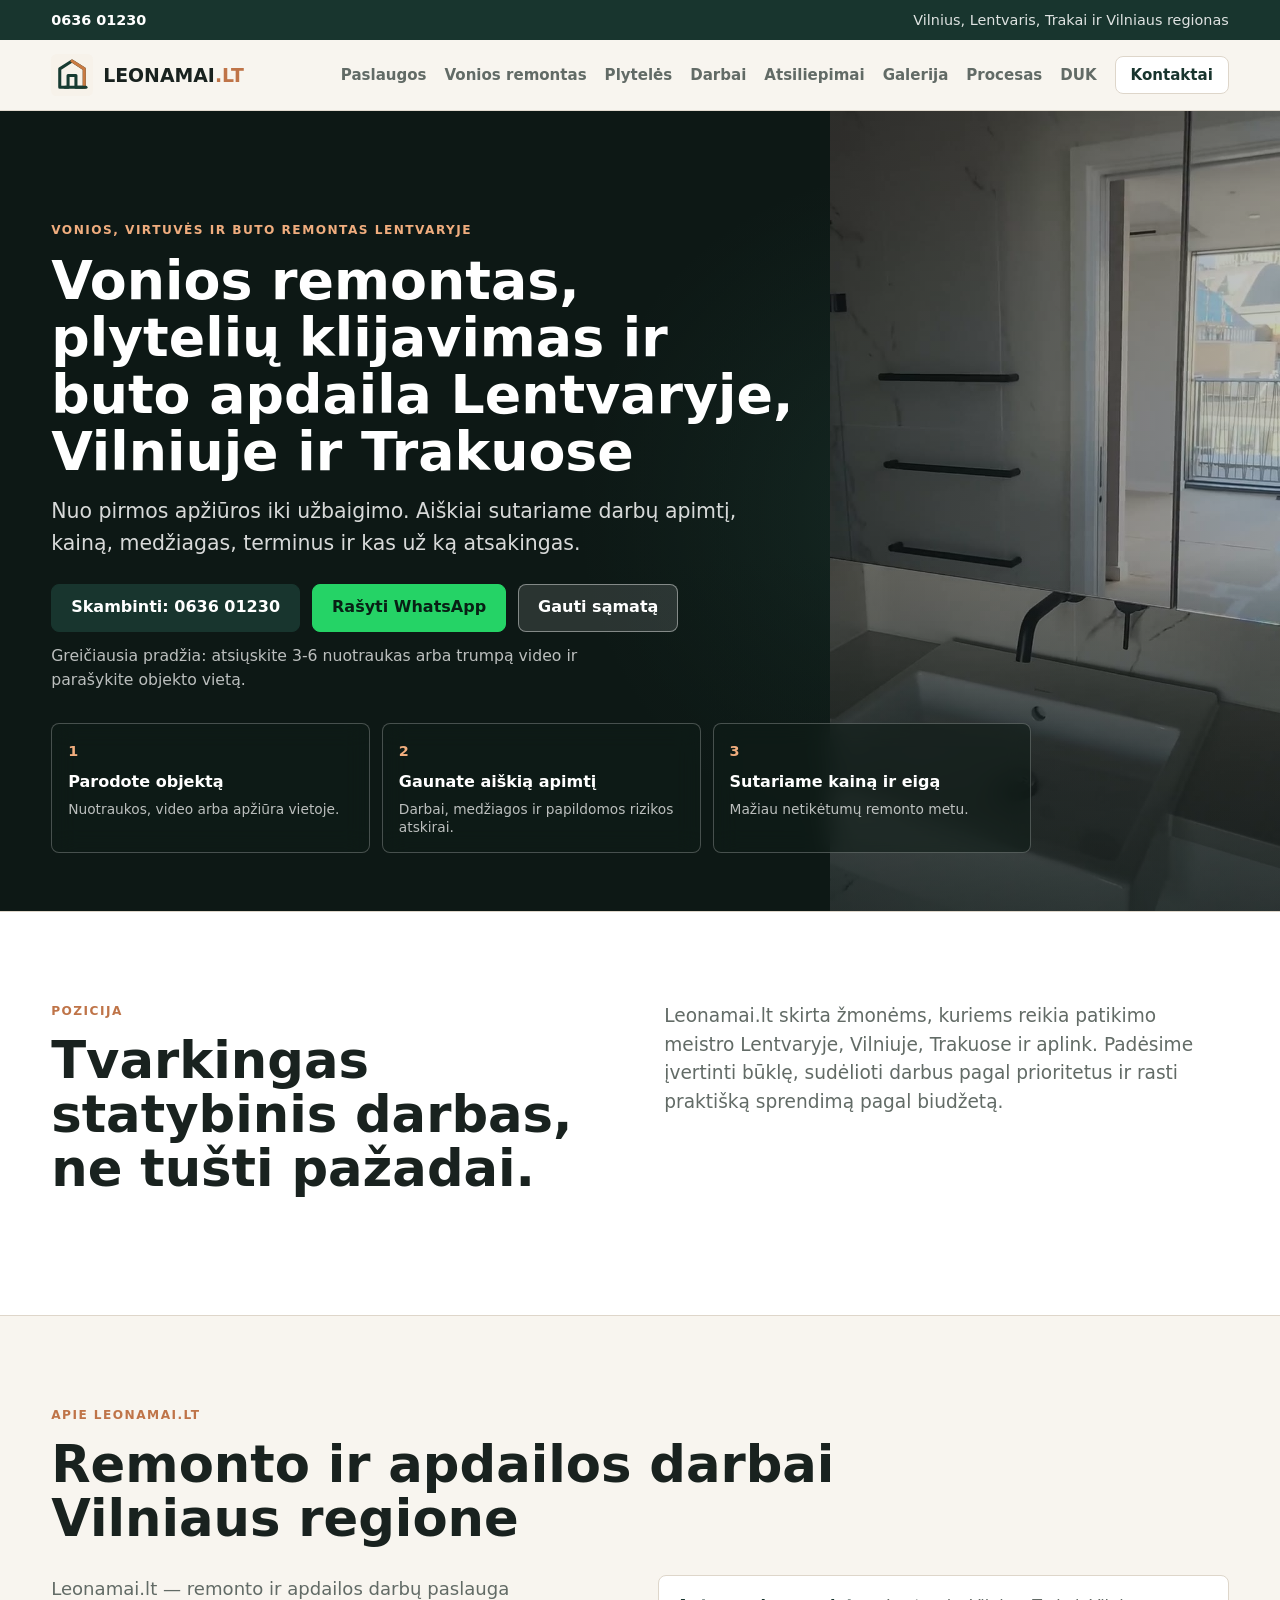
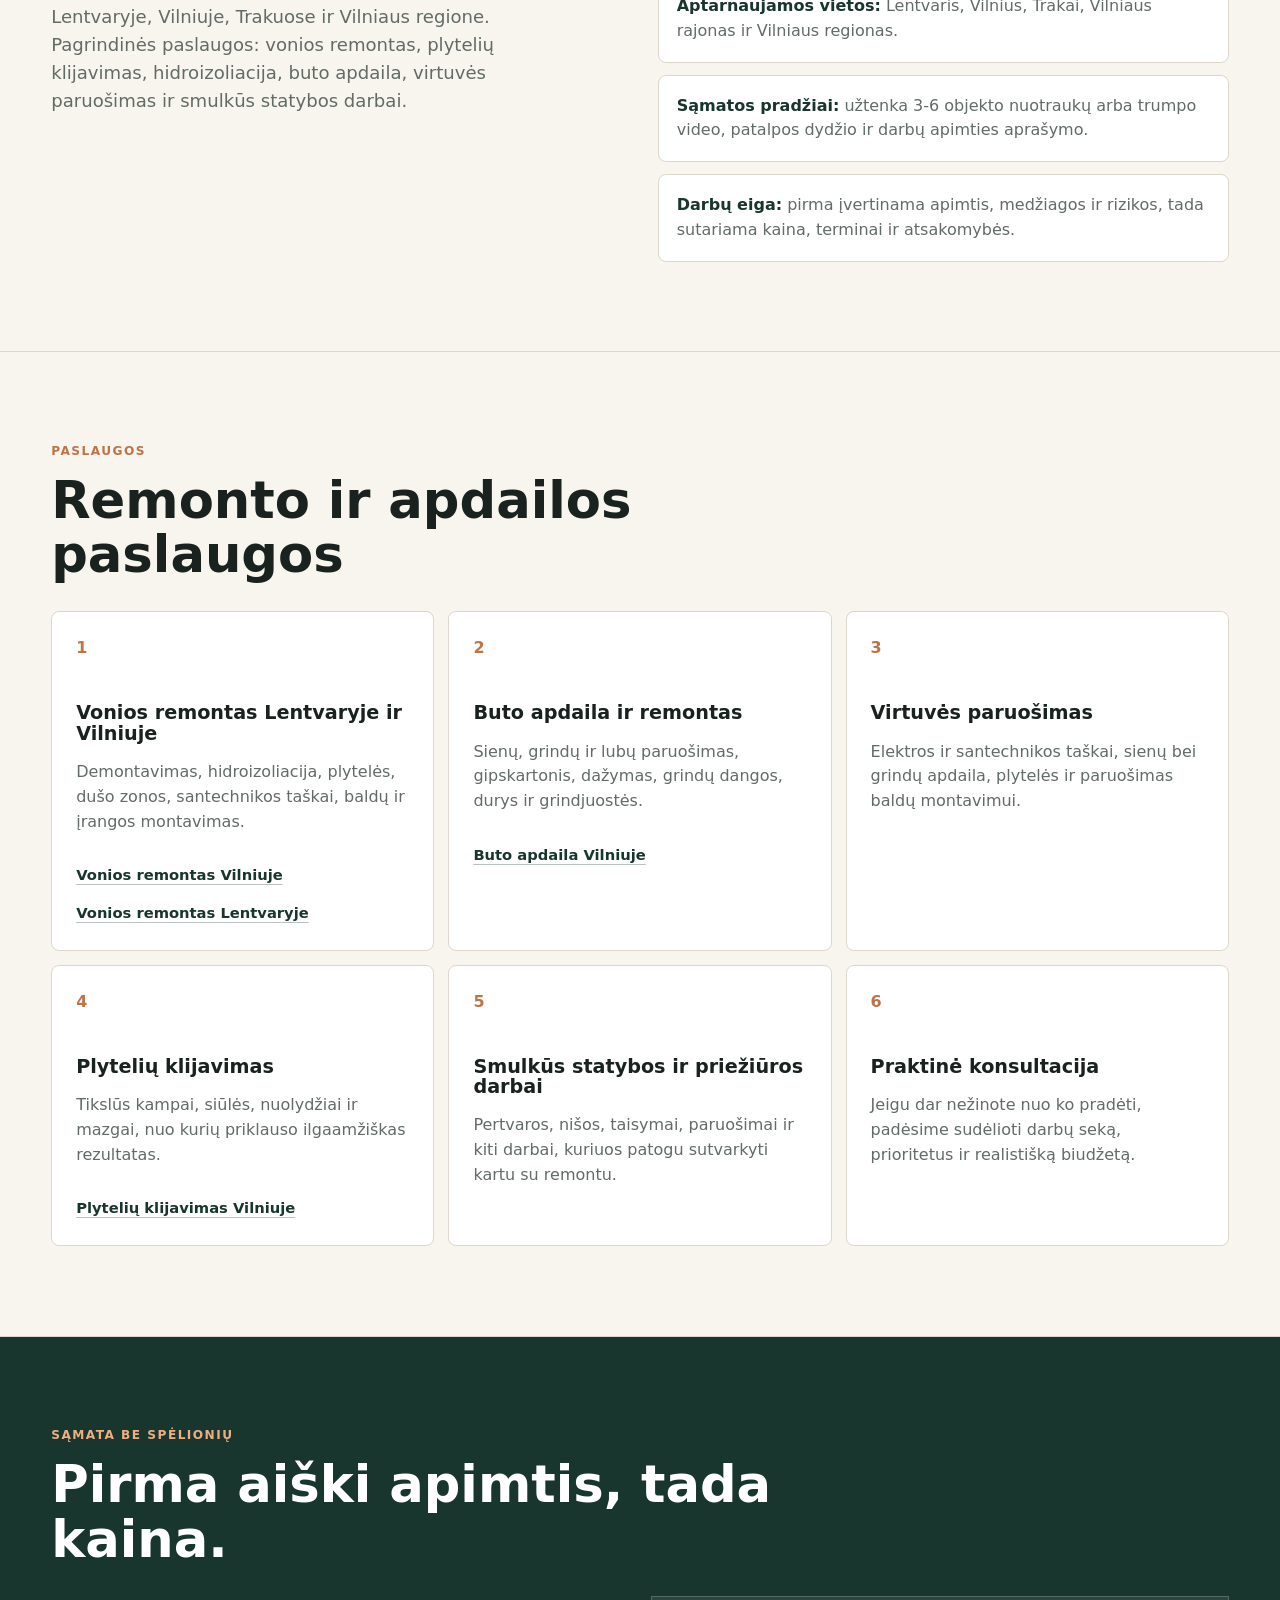
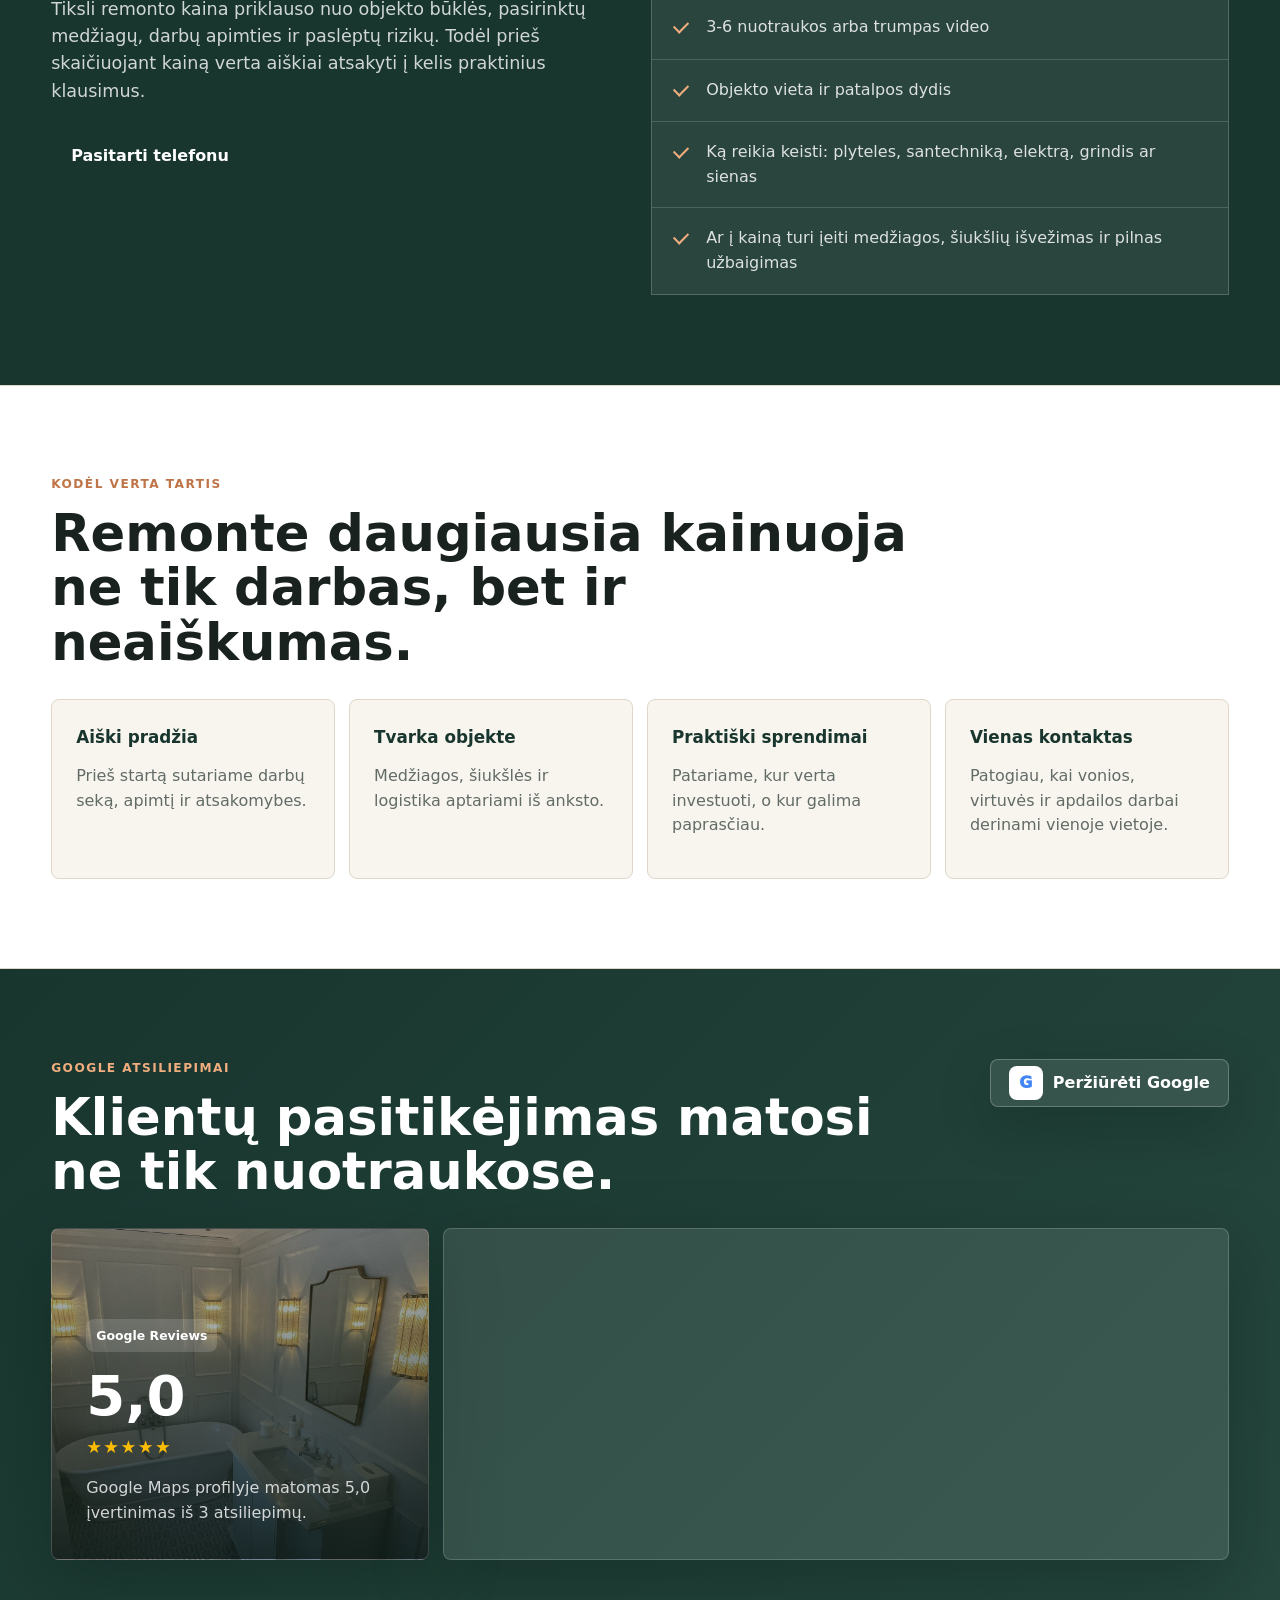
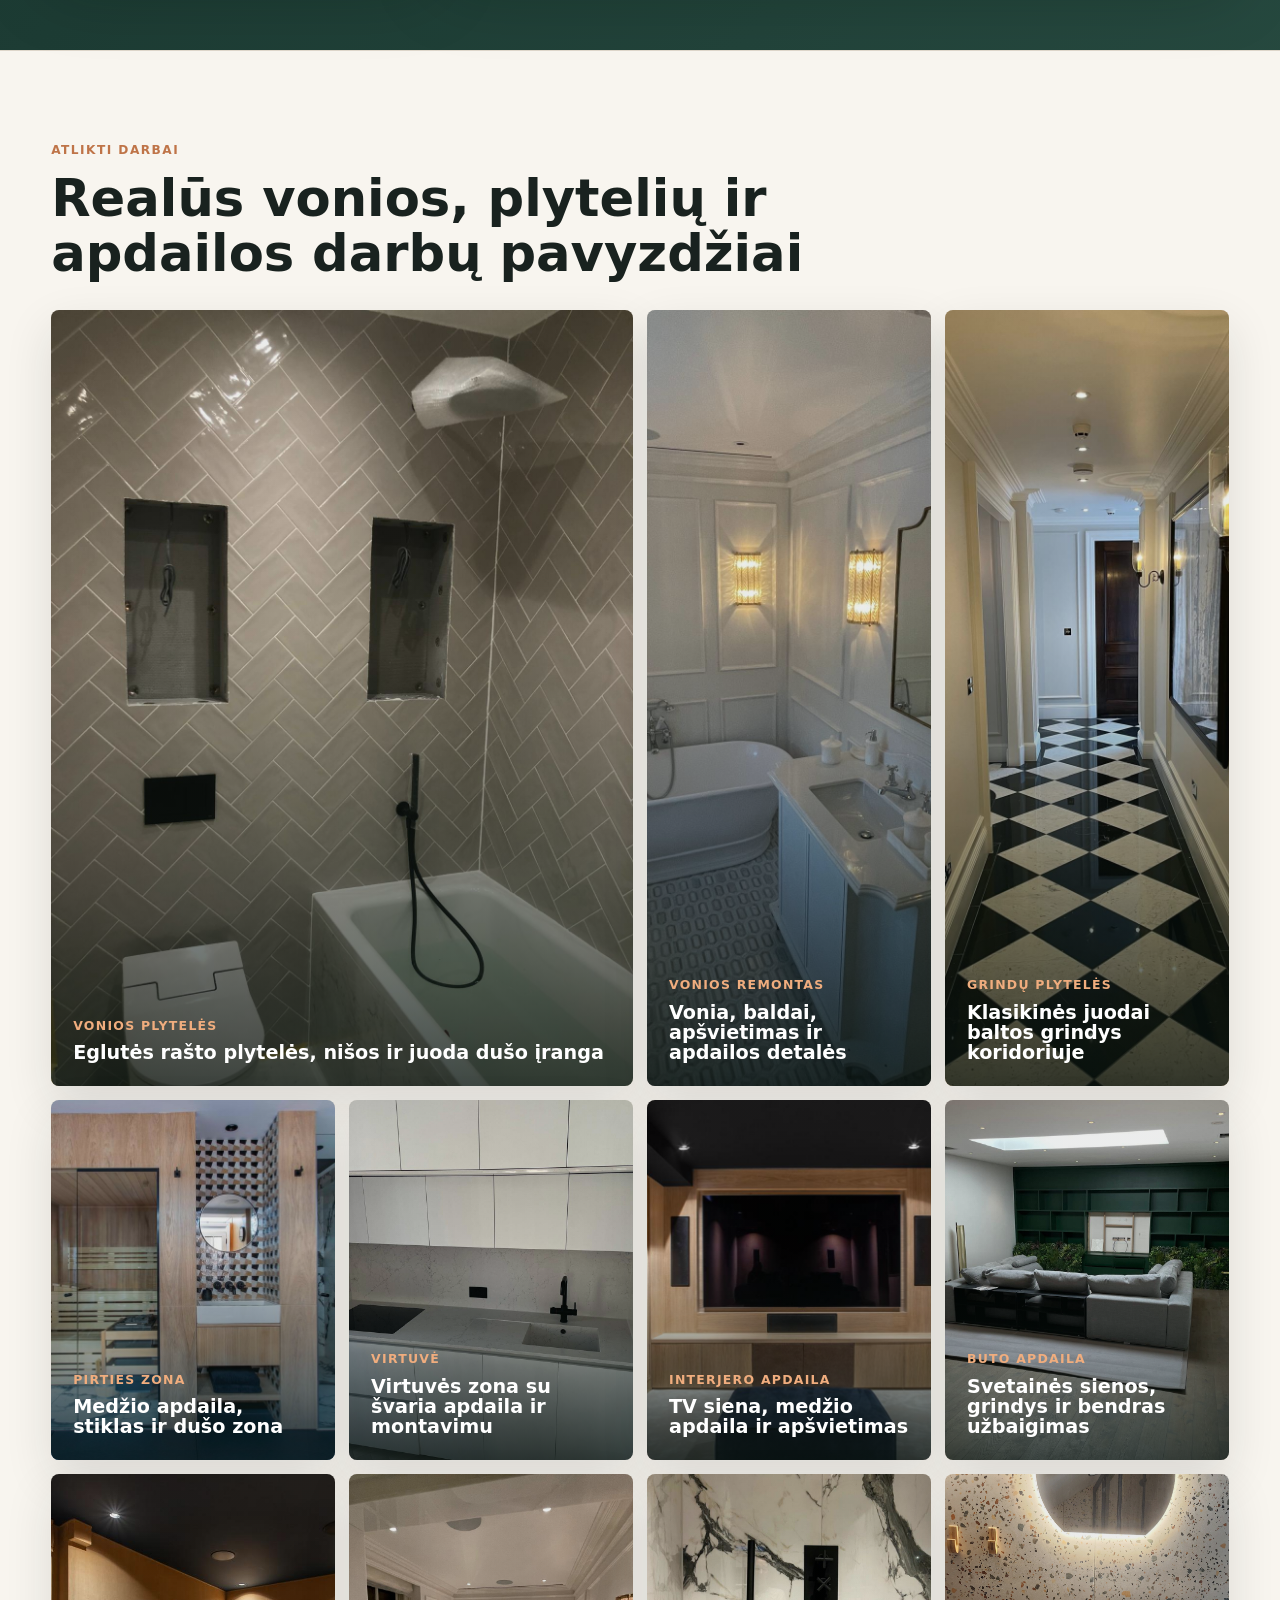
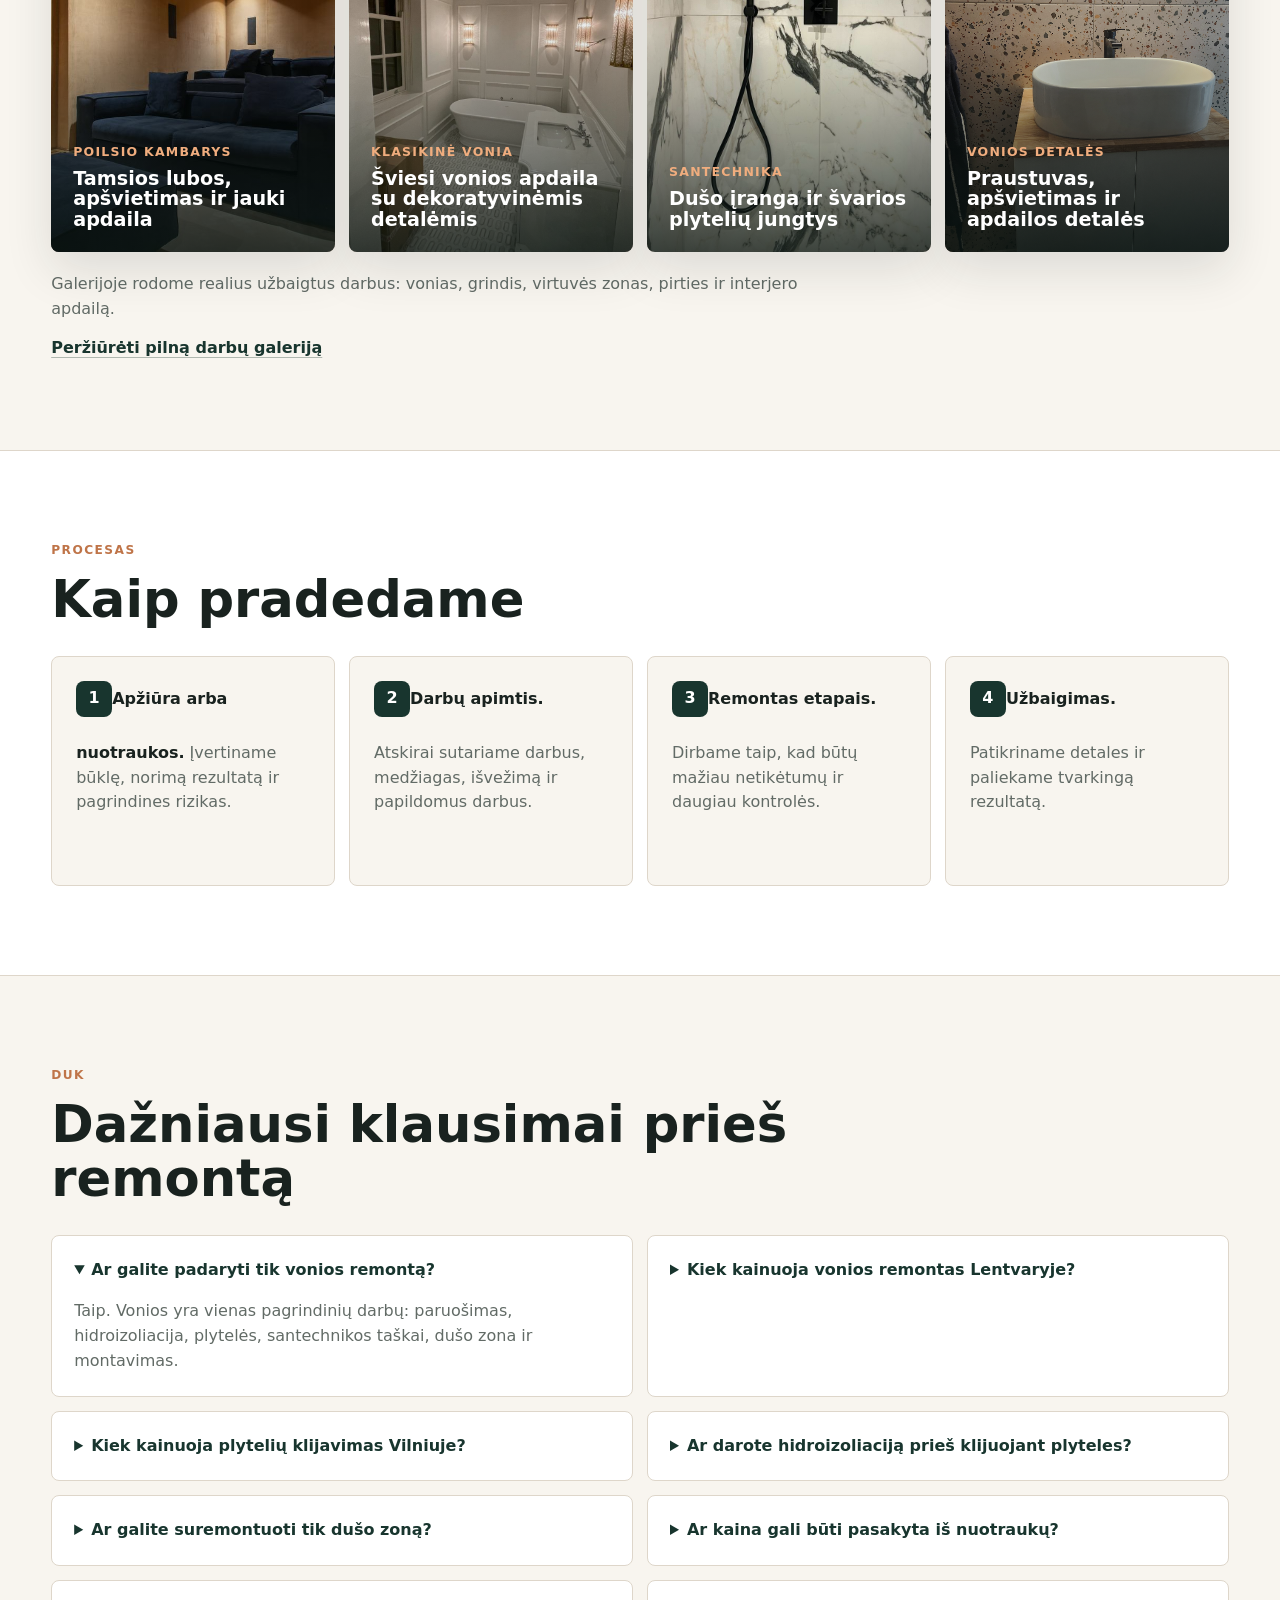
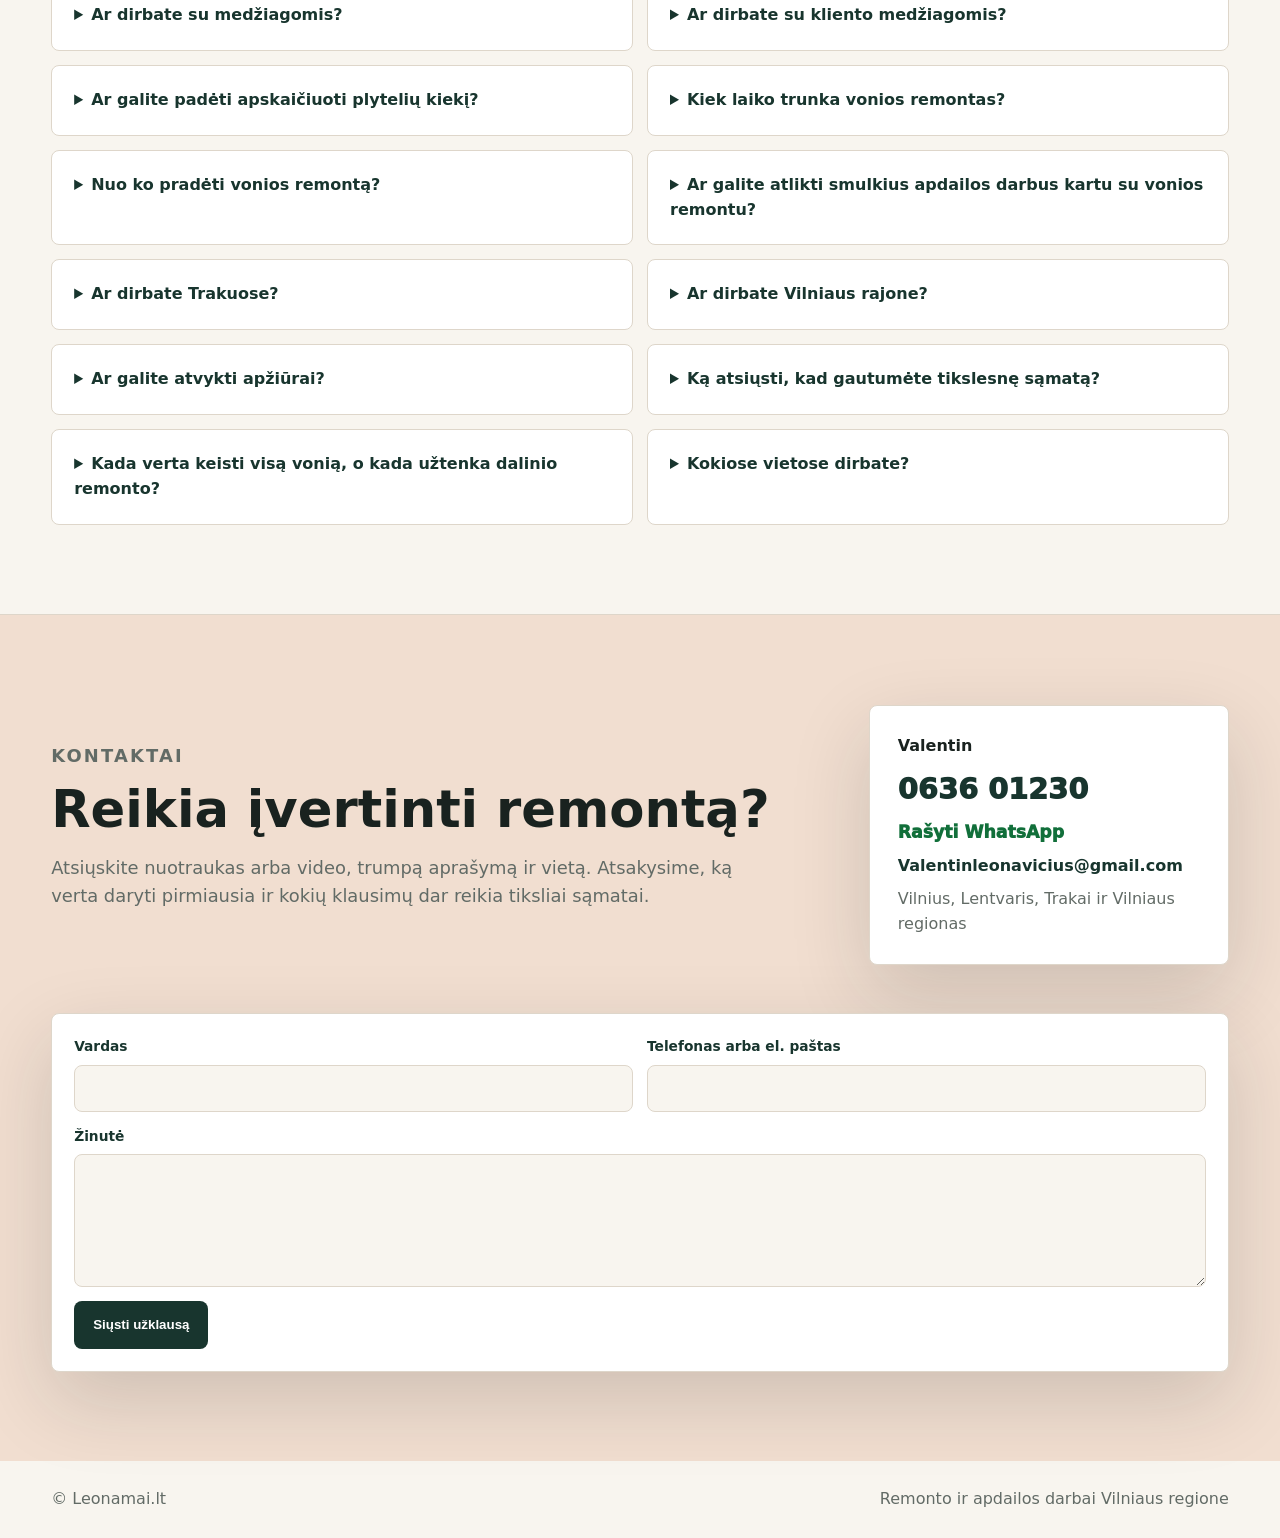
<file: index.html>
<!doctype html>
<html lang="lt">
<head>
  <meta charset="utf-8" />
  <meta name="viewport" content="width=device-width, initial-scale=1" />
  <title>Vonios remontas Lentvaryje, Vilniuje ir Trakuose | Leonamai</title>
  <meta name="description" content="Vonios remontas, plytelių klijavimas, buto ir virtuvės apdaila Lentvaryje, Vilniuje, Trakuose ir Vilniaus regione. Aiški darbų apimtis, sąmata ir tvarkingas užbaigimas." />
  <meta name="robots" content="index, follow, max-image-preview:large" />
  <meta name="author" content="Leonamai" />
  <meta name="theme-color" content="#111111" />
  <link rel="canonical" href="https://leonamai.lt/" />
  <link rel="icon" href="assets/leonamai-logo.svg" type="image/svg+xml" />
  <meta property="og:type" content="website" />
  <meta property="og:locale" content="lt_LT" />
  <meta property="og:site_name" content="Leonamai" />
  <meta property="og:title" content="Vonios remontas Lentvaryje, Vilniuje ir Trakuose | Leonamai" />
  <meta property="og:description" content="Vonios, virtuvės ir buto remonto darbai: plytelės, hidroizoliacija, gipskartonis, dažymas, grindjuostės ir smulkūs statybos darbai." />
  <meta property="og:url" content="https://leonamai.lt/" />
  <meta property="og:image" content="https://leonamai.lt/assets/project-classic-bathroom.jpg" />
  <meta property="og:image:alt" content="Leonamai atliktas vonios remontas" />
  <meta name="twitter:card" content="summary_large_image" />
  <meta name="twitter:title" content="Vonios remontas Lentvaryje, Vilniuje ir Trakuose | Leonamai" />
  <meta name="twitter:description" content="Tvarkingi remonto ir apdailos darbai Lentvaryje, Vilniuje, Trakuose ir Vilniaus regione." />
  <meta name="twitter:image" content="https://leonamai.lt/assets/project-classic-bathroom.jpg" />
  <link rel="stylesheet" href="styles.css" />
  <script type="application/ld+json">
  {
    "@context": "https://schema.org",
    "@graph": [
      {
        "@type": "HomeAndConstructionBusiness",
        "@id": "https://leonamai.lt/#business",
        "name": "Leonamai",
        "url": "https://leonamai.lt/",
        "image": "https://leonamai.lt/assets/project-classic-bathroom.jpg",
        "logo": "https://leonamai.lt/assets/leonamai-logo.svg",
        "telephone": "+37063601230",
        "priceRange": "$$",
        "description": "Leonamai atlieka vonios remontą, plytelių klijavimą, hidroizoliaciją, gipskartonio montavimą, dažymą, buto apdailą ir smulkius statybos darbus Lentvaryje, Vilniuje, Trakuose ir Vilniaus regione.",
        "address": {
          "@type": "PostalAddress",
          "addressLocality": "Lentvaris",
          "addressRegion": "Vilniaus apskritis",
          "addressCountry": "LT"
        },
        "areaServed": [
          { "@type": "City", "name": "Lentvaris" },
          { "@type": "City", "name": "Vilnius" },
          { "@type": "City", "name": "Trakai" },
          { "@type": "AdministrativeArea", "name": "Vilniaus rajonas" },
          { "@type": "AdministrativeArea", "name": "Vilniaus regionas" }
        ],
        "knowsAbout": [
          "Vonios remontas",
          "Plytelių klijavimas",
          "Hidroizoliacija",
          "Buto apdaila",
          "Virtuvės paruošimas",
          "Smulkūs statybos darbai"
        ],
        "sameAs": [
          "https://www.facebook.com/valentin.leonavicius"
        ]
      },
      {
        "@type": "Service",
        "@id": "https://leonamai.lt/#bathroom-renovation-service",
        "name": "Vonios remontas, plytelių klijavimas ir buto apdaila",
        "provider": { "@id": "https://leonamai.lt/#business" },
        "areaServed": [
          "Lentvaris",
          "Vilnius",
          "Trakai",
          "Vilniaus rajonas",
          "Vilniaus regionas"
        ],
        "serviceType": [
          "Vonios remontas",
          "Plytelių klijavimas",
          "Hidroizoliacija",
          "Gipskartonio montavimas",
          "Dažymas",
          "Buto apdaila",
          "Virtuvės paruošimas",
          "Smulkūs statybos darbai"
        ],
        "description": "Remonto ir apdailos paslaugos Lentvaryje, Vilniuje, Trakuose ir Vilniaus regione. Orientacinei sąmatai pakanka 3-6 objekto nuotraukų arba trumpo video, patalpos dydžio ir darbų apimties aprašymo."
      },
      {
        "@type": "BreadcrumbList",
        "@id": "https://leonamai.lt/#breadcrumbs",
        "itemListElement": [
          {
            "@type": "ListItem",
            "position": 1,
            "name": "Leonamai.lt",
            "item": "https://leonamai.lt/"
          }
        ]
      }
    ]
  }
  </script>
  <script type="application/ld+json">
  {
    "@context": "https://schema.org",
    "@type": "FAQPage",
    "mainEntity": [
      {
        "@type": "Question",
        "name": "Ar galite padaryti tik vonios remontą?",
        "acceptedAnswer": {
          "@type": "Answer",
          "text": "Taip. Leonamai atlieka vonios paruošimą, hidroizoliaciją, plytelių klijavimą, santechnikos taškų paruošimą, dušo zonos įrengimą ir montavimo darbus."
        }
      },
      {
        "@type": "Question",
        "name": "Kiek kainuoja vonios remontas Lentvaryje?",
        "acceptedAnswer": {
          "@type": "Answer",
          "text": "Vonios remonto kaina Lentvaryje priklauso nuo patalpos dydžio, demontavimo, hidroizoliacijos, plytelių, santechnikos taškų ir pasirinktų medžiagų. Orientacinei kainai pakanka 3-6 nuotraukų arba trumpo video, bet tikslesnei sąmatai reikia aiškios darbų apimties arba apžiūros."
        }
      },
      {
        "@type": "Question",
        "name": "Kiek kainuoja plytelių klijavimas Vilniuje?",
        "acceptedAnswer": {
          "@type": "Answer",
          "text": "Plytelių klijavimo kaina Vilniuje priklauso nuo pagrindo paruošimo, plytelių formato, kampų, nišų, nuolydžių ir siūlių sudėtingumo. Tikslesniam įvertinimui naudinga atsiųsti patalpos plotą, plytelių dydį, nuotraukas ir informaciją, ar reikės hidroizoliacijos."
        }
      },
      {
        "@type": "Question",
        "name": "Ar darote hidroizoliaciją prieš klijuojant plyteles?",
        "acceptedAnswer": {
          "@type": "Answer",
          "text": "Taip. Vonios kambaryje hidroizoliacija yra svarbi darbo dalis prieš plytelių klijavimą, ypač dušo zonoje, prie grindų ir sienų jungčių. Prieš pradedant darbus įvertiname pagrindą, drėgnas zonas ir mazgus, nuo kurių priklauso ilgalaikis rezultatas."
        }
      },
      {
        "@type": "Question",
        "name": "Ar galite suremontuoti tik dušo zoną?",
        "acceptedAnswer": {
          "@type": "Answer",
          "text": "Taip, galime atlikti dalinį vonios remontą arba sutvarkyti tik dušo zoną. Tokiu atveju pirmiausia įvertiname esamą hidroizoliaciją, plytelių būklę, nuolydžius ir santechnikos taškus, kad sprendimas nebūtų tik kosmetinis."
        }
      },
      {
        "@type": "Question",
        "name": "Ar kaina gali būti pasakyta iš nuotraukų?",
        "acceptedAnswer": {
          "@type": "Answer",
          "text": "Iš nuotraukų galima pateikti orientacinę kainą. Tikslesnei sąmatai reikia aiškios darbų apimties, patalpos dydžio, objekto vietos ir informacijos, ar į kainą turi įeiti medžiagos, šiukšlių išvežimas ir pilnas užbaigimas."
        }
      },
      {
        "@type": "Question",
        "name": "Ar dirbate su medžiagomis?",
        "acceptedAnswer": {
          "@type": "Answer",
          "text": "Galime padėti su medžiagų kiekiais ir praktiškais pasirinkimais. Ar medžiagos įeina į kainą, sutariame prieš pradedant darbus, kad būtų aišku, kas perka plyteles, klijus, glaistus, hidroizoliaciją ir montavimo priedus."
        }
      },
      {
        "@type": "Question",
        "name": "Ar dirbate su kliento medžiagomis?",
        "acceptedAnswer": {
          "@type": "Answer",
          "text": "Taip, galime dirbti su kliento nupirktomis medžiagomis. Prieš pradedant verta patikrinti kiekius, plytelių formatą, klijus, glaistus, hidroizoliaciją ir kitus priedus, kad darbai nestotų dėl trūkstamų arba netinkamų medžiagų."
        }
      },
      {
        "@type": "Question",
        "name": "Ar galite padėti apskaičiuoti plytelių kiekį?",
        "acceptedAnswer": {
          "@type": "Answer",
          "text": "Taip, galime padėti apskaičiuoti orientacinį plytelių kiekį pagal patalpos matmenis, sienų aukštį, grindų plotą ir pasirinktą plytelių formatą. Paprastai verta numatyti rezervą pjovimui, brokui, nišoms, kampams ir galimam remontui ateityje."
        }
      },
      {
        "@type": "Question",
        "name": "Kiek laiko trunka vonios remontas?",
        "acceptedAnswer": {
          "@type": "Answer",
          "text": "Vonios remonto trukmė priklauso nuo darbų apimties, demontavimo, pagrindo būklės, hidroizoliacijos džiūvimo, plytelių kiekio ir įrangos montavimo. Mažesni darbai gali trukti trumpiau, o pilnam remontui reikia suplanuoti etapų seką ir medžiagų pristatymą."
        }
      },
      {
        "@type": "Question",
        "name": "Nuo ko pradėti vonios remontą?",
        "acceptedAnswer": {
          "@type": "Answer",
          "text": "Vonios remontą verta pradėti nuo aiškios darbų apimties: ką reikia demontuoti, kur bus santechnikos taškai, kokios plytelės, ar reikės elektros ir kokia įranga bus montuojama. Greičiausia pradžia yra atsiųsti nuotraukas, matmenis ir norimą rezultatą."
        }
      },
      {
        "@type": "Question",
        "name": "Ar galite atlikti smulkius apdailos darbus kartu su vonios remontu?",
        "acceptedAnswer": {
          "@type": "Answer",
          "text": "Taip, kartu su vonios remontu galime sutvarkyti ir smulkius apdailos darbus: sienų pataisymus, gipskartonio mazgus, grindjuostes, dažymą, nišas ar kitus paruošimus. Tai patogu, kai norisi vienu kartu užbaigti kelias susijusias zonas."
        }
      },
      {
        "@type": "Question",
        "name": "Ar dirbate Trakuose?",
        "acceptedAnswer": {
          "@type": "Answer",
          "text": "Taip, dirbame Trakuose ir aplinkinėse vietovėse. Atliekame vonios remontą, plytelių klijavimą, buto apdailą, virtuvės paruošimą ir smulkius statybos darbus. Dėl konkretaus objekto patogiausia susisiekti telefonu ir atsiųsti kelias nuotraukas."
        }
      },
      {
        "@type": "Question",
        "name": "Ar dirbate Vilniaus rajone?",
        "acceptedAnswer": {
          "@type": "Answer",
          "text": "Taip, dirbame Vilniaus rajone ir Vilniaus regione. Dažniausiai vertiname objektus pagal vietą, darbų apimtį, terminus ir nuotraukas. Jei objektas toliau nuo Lentvario, Vilniaus ar Trakų, dėl atvykimo galima tartis individualiai."
        }
      },
      {
        "@type": "Question",
        "name": "Ar galite atvykti apžiūrai?",
        "acceptedAnswer": {
          "@type": "Answer",
          "text": "Taip, dėl apžiūros galima tartis telefonu. Prieš atvykstant naudinga atsiųsti nuotraukas arba trumpą video, objekto vietą, patalpos dydį ir norimų darbų aprašymą. Taip apžiūra būna tikslesnė ir lengviau pasiruošti sąmatai."
        }
      },
      {
        "@type": "Question",
        "name": "Ką atsiųsti, kad gautumėte tikslesnę sąmatą?",
        "acceptedAnswer": {
          "@type": "Answer",
          "text": "Tikslesnei sąmatai atsiųskite 3-6 objekto nuotraukas arba trumpą video, patalpos dydį, vietą, norimų darbų sąrašą ir informaciją apie medžiagas. Taip galima greičiau suprasti darbų apimtį, rizikas ir klausimus, kuriuos dar reikia patikslinti."
        }
      },
      {
        "@type": "Question",
        "name": "Kada verta keisti visą vonią, o kada užtenka dalinio remonto?",
        "acceptedAnswer": {
          "@type": "Answer",
          "text": "Dalinis remontas tinka, kai problema aiški ir pagrindiniai mazgai yra tvarkingi. Pilnas vonios remontas dažniau reikalingas, kai prasta hidroizoliacija, netinkami nuolydžiai, seni santechnikos taškai, pažeistos plytelės arba planuojamas naujas išdėstymas."
        }
      },
      {
        "@type": "Question",
        "name": "Kokiose vietose dirbate?",
        "acceptedAnswer": {
          "@type": "Answer",
          "text": "Dirbame Lentvaryje, Vilniuje, Trakuose ir Vilniaus regione. Dėl tolimesnių objektų galima tartis atskirai."
        }
      }
    ]
  }
  </script>
</head>
<body>
  <div class="topbar">
    <a href="tel:+37063601230">0636 01230</a>
    <span>Vilnius, Lentvaris, Trakai ir Vilniaus regionas</span>
  </div>

  <header class="site-header">
    <a class="brand" href="#top" aria-label="Leonamai.lt">
      <img src="assets/leonamai-logo.svg" alt="" />
      <span>LEONAMAI<span>.LT</span></span>
    </a>
    <nav aria-label="Pagrindinė navigacija">
      <a href="#paslaugos">Paslaugos</a>
      <a href="vonios-remontas-vilnius/">Vonios remontas</a>
      <a href="plyteliu-klijavimas-vilnius/">Plytelės</a>
      <a href="#darbai">Darbai</a>
      <a href="#atsiliepimai">Atsiliepimai</a>
      <a href="gallery.html">Galerija</a>
      <a href="#procesas">Procesas</a>
      <a href="#duk">DUK</a>
      <a class="nav-cta" href="#kontaktai">Kontaktai</a>
    </nav>
  </header>

  <main id="top">
    <section class="hero">
      <div class="hero-media" aria-hidden="true">
        <video class="hero-video-desktop" autoplay muted loop playsinline poster="assets/hero-video-frame.jpg">
          <source src="assets/hero-video-web.mp4" type="video/mp4" />
        </video>
        <video class="hero-video-mobile" autoplay muted loop playsinline poster="assets/hero-video-mobile-frame.jpg">
          <source src="assets/hero-video-mobile.mp4" type="video/mp4" />
        </video>
      </div>
      <div class="hero-panel">
        <p class="eyebrow">Vonios, virtuvės ir buto remontas Lentvaryje</p>
        <h1>Vonios remontas, plytelių klijavimas ir buto apdaila Lentvaryje, Vilniuje ir Trakuose</h1>
        <p class="lead">Nuo pirmos apžiūros iki užbaigimo. Aiškiai sutariame darbų apimtį, kainą, medžiagas, terminus ir kas už ką atsakingas.</p>
        <div class="actions">
          <a class="button" href="tel:+37063601230">Skambinti: 0636 01230</a>
          <a class="button whatsapp" href="https://wa.me/37063601230?text=Sveiki,%20domina%20vonios%20remontas.%20Nor%C4%97%C4%8Diau%20gauti%20s%C4%85mat%C4%85." target="_blank" rel="noopener noreferrer">Rašyti WhatsApp</a>
          <a class="button secondary" href="#kontaktai">Gauti sąmatą</a>
        </div>
        <p class="hero-note">Greičiausia pradžia: atsiųskite 3-6 nuotraukas arba trumpą video ir parašykite objekto vietą.</p>
      </div>
      <div class="hero-facts" aria-label="Kaip užsisakyti remontą">
        <div><strong>1</strong><span>Parodote objektą</span><p>Nuotraukos, video arba apžiūra vietoje.</p></div>
        <div><strong>2</strong><span>Gaunate aiškią apimtį</span><p>Darbai, medžiagos ir papildomos rizikos atskirai.</p></div>
        <div><strong>3</strong><span>Sutariame kainą ir eigą</span><p>Mažiau netikėtumų remonto metu.</p></div>
      </div>
    </section>

    <section class="section intro">
      <div class="section-title">
        <p class="eyebrow">Pozicija</p>
        <h2>Tvarkingas statybinis darbas, ne tušti pažadai.</h2>
      </div>
      <p>Leonamai.lt skirta žmonėms, kuriems reikia patikimo meistro Lentvaryje, Vilniuje, Trakuose ir aplink. Padėsime įvertinti būklę, sudėlioti darbus pagal prioritetus ir rasti praktišką sprendimą pagal biudžetą.</p>
    </section>

    <section class="section about">
      <div class="section-title">
        <p class="eyebrow">Apie Leonamai.lt</p>
        <h2>Remonto ir apdailos darbai Vilniaus regione</h2>
      </div>
      <div class="about-grid">
        <p>Leonamai.lt — remonto ir apdailos darbų paslauga Lentvaryje, Vilniuje, Trakuose ir Vilniaus regione. Pagrindinės paslaugos: vonios remontas, plytelių klijavimas, hidroizoliacija, buto apdaila, virtuvės paruošimas ir smulkūs statybos darbai.</p>
        <ul class="fact-list">
          <li><strong>Aptarnaujamos vietos:</strong> Lentvaris, Vilnius, Trakai, Vilniaus rajonas ir Vilniaus regionas.</li>
          <li><strong>Sąmatos pradžiai:</strong> užtenka 3-6 objekto nuotraukų arba trumpo video, patalpos dydžio ir darbų apimties aprašymo.</li>
          <li><strong>Darbų eiga:</strong> pirma įvertinama apimtis, medžiagos ir rizikos, tada sutariama kaina, terminai ir atsakomybės.</li>
        </ul>
      </div>
    </section>

    <section id="paslaugos" class="section services">
      <div class="section-title">
        <p class="eyebrow">Paslaugos</p>
        <h2>Remonto ir apdailos paslaugos</h2>
      </div>
      <div class="service-grid">
        <article>
          <span>1</span>
          <h3>Vonios remontas Lentvaryje ir Vilniuje</h3>
          <p>Demontavimas, hidroizoliacija, plytelės, dušo zonos, santechnikos taškai, baldų ir įrangos montavimas.</p>
          <a class="card-link" href="vonios-remontas-vilnius/">Vonios remontas Vilniuje</a>
          <a class="card-link" href="vonios-remontas-lentvaris/">Vonios remontas Lentvaryje</a>
        </article>
        <article>
          <span>2</span>
          <h3>Buto apdaila ir remontas</h3>
          <p>Sienų, grindų ir lubų paruošimas, gipskartonis, dažymas, grindų dangos, durys ir grindjuostės.</p>
          <a class="card-link" href="buto-apdaila-vilnius/">Buto apdaila Vilniuje</a>
        </article>
        <article>
          <span>3</span>
          <h3>Virtuvės paruošimas</h3>
          <p>Elektros ir santechnikos taškai, sienų bei grindų apdaila, plytelės ir paruošimas baldų montavimui.</p>
        </article>
        <article>
          <span>4</span>
          <h3>Plytelių klijavimas</h3>
          <p>Tikslūs kampai, siūlės, nuolydžiai ir mazgai, nuo kurių priklauso ilgaamžiškas rezultatas.</p>
          <a class="card-link" href="plyteliu-klijavimas-vilnius/">Plytelių klijavimas Vilniuje</a>
        </article>
        <article>
          <span>5</span>
          <h3>Smulkūs statybos ir priežiūros darbai</h3>
          <p>Pertvaros, nišos, taisymai, paruošimai ir kiti darbai, kuriuos patogu sutvarkyti kartu su remontu.</p>
        </article>
        <article>
          <span>6</span>
          <h3>Praktinė konsultacija</h3>
          <p>Jeigu dar nežinote nuo ko pradėti, padėsime sudėlioti darbų seką, prioritetus ir realistišką biudžetą.</p>
        </article>
      </div>
    </section>

    <section id="kainos" class="section estimate">
      <div class="section-title">
        <p class="eyebrow">Sąmata be spėlionių</p>
        <h2>Pirma aiški apimtis, tada kaina.</h2>
      </div>
      <div class="estimate-grid">
        <div class="estimate-copy">
          <p>Tiksli remonto kaina priklauso nuo objekto būklės, pasirinktų medžiagų, darbų apimties ir paslėptų rizikų. Todėl prieš skaičiuojant kainą verta aiškiai atsakyti į kelis praktinius klausimus.</p>
          <a class="button" href="tel:+37063601230">Pasitarti telefonu</a>
        </div>
        <ul class="check-list">
          <li>3-6 nuotraukos arba trumpas video</li>
          <li>Objekto vieta ir patalpos dydis</li>
          <li>Ką reikia keisti: plyteles, santechniką, elektrą, grindis ar sienas</li>
          <li>Ar į kainą turi įeiti medžiagos, šiukšlių išvežimas ir pilnas užbaigimas</li>
        </ul>
      </div>
    </section>

    <section class="section proof-strip">
      <div class="section-title">
        <p class="eyebrow">Kodėl verta tartis</p>
        <h2>Remonte daugiausia kainuoja ne tik darbas, bet ir neaiškumas.</h2>
      </div>
      <div class="proof-grid">
        <div><strong>Aiški pradžia</strong><span>Prieš startą sutariame darbų seką, apimtį ir atsakomybes.</span></div>
        <div><strong>Tvarka objekte</strong><span>Medžiagos, šiukšlės ir logistika aptariami iš anksto.</span></div>
        <div><strong>Praktiški sprendimai</strong><span>Patariame, kur verta investuoti, o kur galima paprasčiau.</span></div>
        <div><strong>Vienas kontaktas</strong><span>Patogiau, kai vonios, virtuvės ir apdailos darbai derinami vienoje vietoje.</span></div>
      </div>
    </section>

    <section id="atsiliepimai" class="section reviews">
      <div class="reviews-header">
        <div class="section-title">
          <p class="eyebrow">Google atsiliepimai</p>
          <h2>Klientų pasitikėjimas matosi ne tik nuotraukose.</h2>
        </div>
        <a class="google-review-link" href="https://maps.app.goo.gl/BVv7aCSZTK64CQeQA?g_st=ac" target="_blank" rel="noopener noreferrer" aria-label="Peržiūrėti Leonamai atsiliepimus Google Maps">
          <span class="google-mark" aria-hidden="true">G</span>
          Peržiūrėti Google
        </a>
      </div>
      <div class="reviews-panel">
        <div class="reviews-score" aria-label="Google atsiliepimų blokas">
          <span class="reviews-source">Google Reviews</span>
          <strong>5,0</strong>
          <div class="stars" aria-hidden="true">★★★★★</div>
          <p>Google Maps profilyje matomas 5,0 įvertinimas iš 3 atsiliepimų.</p>
        </div>
        <div class="reviews-widget">
          <iframe
            title="Leonamai Google Maps atsiliepimų valdiklis"
            src="https://www.google.com/maps?q=Leonamai,+Vytauto+g.+10,+Lentvaris&output=embed"
            loading="lazy"
            referrerpolicy="no-referrer-when-downgrade"></iframe>
        </div>
      </div>
    </section>

    <section id="darbai" class="section work">
      <div class="section-title">
        <p class="eyebrow">Atlikti darbai</p>
        <h2>Realūs vonios, plytelių ir apdailos darbų pavyzdžiai</h2>
      </div>
      <div class="project-grid">
        <article class="project-card large">
          <img src="assets/project-bath-herringbone.jpg" alt="Vonia su eglutės rašto plytelėmis ir juoda dušo įranga" />
          <div>
            <p>Vonios plytelės</p>
            <h3>Eglutės rašto plytelės, nišos ir juoda dušo įranga</h3>
          </div>
        </article>
        <article class="project-card">
          <img src="assets/project-classic-bathroom.jpg" alt="Klasikinė vonia su baltais baldais, veidrodžiu ir sieniniais šviestuvais" />
          <div>
            <p>Vonios remontas</p>
            <h3>Vonia, baldai, apšvietimas ir apdailos detalės</h3>
          </div>
        </article>
        <article class="project-card">
          <img src="assets/project-hallway-checkerboard.jpg" alt="Klasikinės juodai baltos grindų plytelės koridoriuje" />
          <div>
            <p>Grindų plytelės</p>
            <h3>Klasikinės juodai baltos grindys koridoriuje</h3>
          </div>
        </article>
        <article class="project-card">
          <img src="assets/project-sauna-shower.jpg" alt="Pirties ir dušo zona su medžio apdaila ir marmuro imitacijos plytelėmis" />
          <div>
            <p>Pirties zona</p>
            <h3>Medžio apdaila, stiklas ir dušo zona</h3>
          </div>
        </article>
        <article class="project-card">
          <img src="assets/project-white-kitchen.jpg" alt="Balta virtuvė su juoda plautuve ir kaitlente" />
          <div>
            <p>Virtuvė</p>
            <h3>Virtuvės zona su švaria apdaila ir montavimu</h3>
          </div>
        </article>
        <article class="project-card">
          <img src="assets/project-media-wall.jpg" alt="Poilsio kambario TV siena su medžio plokštėmis ir paslėptu apšvietimu" />
          <div>
            <p>Interjero apdaila</p>
            <h3>TV siena, medžio apdaila ir apšvietimas</h3>
          </div>
        </article>
        <article class="project-card">
          <img src="assets/project-living-room.jpg" alt="Svetainės remontas su žalia akustine siena ir šviesiomis grindimis" />
          <div>
            <p>Buto apdaila</p>
            <h3>Svetainės sienos, grindys ir bendras užbaigimas</h3>
          </div>
        </article>
        <article class="project-card">
          <img src="assets/project-cinema-room.jpg" alt="Poilsio kambarys su tamsiomis lubomis, sofa ir paslėptu apšvietimu" />
          <div>
            <p>Poilsio kambarys</p>
            <h3>Tamsios lubos, apšvietimas ir jauki apdaila</h3>
          </div>
        </article>
        <article class="project-card">
          <img src="assets/project-bathroom-doorway.jpg" alt="Klasikinė balta vonia matoma pro duris" />
          <div>
            <p>Klasikinė vonia</p>
            <h3>Šviesi vonios apdaila su dekoratyvinėmis detalėmis</h3>
          </div>
        </article>
        <article class="project-card">
          <img src="assets/project-marble-shower-detail.jpg" alt="Juoda dušo įranga prie marmuro imitacijos plytelių" />
          <div>
            <p>Santechnika</p>
            <h3>Dušo įranga ir švarios plytelių jungtys</h3>
          </div>
        </article>
        <article class="project-card">
          <img src="assets/project-vanity.jpg" alt="Įrengta vonios praustuvo zona su veidrodžiu ir terrazzo plytelėmis" />
          <div>
            <p>Vonios detalės</p>
            <h3>Praustuvas, apšvietimas ir apdailos detalės</h3>
          </div>
        </article>
      </div>
      <p class="note">Galerijoje rodome realius užbaigtus darbus: vonias, grindis, virtuvės zonas, pirties ir interjero apdailą.</p>
      <a class="text-link" href="gallery.html">Peržiūrėti pilną darbų galeriją</a>
    </section>

    <section id="procesas" class="section process">
      <div class="section-title">
        <p class="eyebrow">Procesas</p>
        <h2>Kaip pradedame</h2>
      </div>
      <ol>
        <li><strong>Apžiūra arba nuotraukos.</strong> Įvertiname būklę, norimą rezultatą ir pagrindines rizikas.</li>
        <li><strong>Darbų apimtis.</strong> Atskirai sutariame darbus, medžiagas, išvežimą ir papildomus darbus.</li>
        <li><strong>Remontas etapais.</strong> Dirbame taip, kad būtų mažiau netikėtumų ir daugiau kontrolės.</li>
        <li><strong>Užbaigimas.</strong> Patikriname detales ir paliekame tvarkingą rezultatą.</li>
      </ol>
    </section>

    <section id="duk" class="section faq">
      <div class="section-title">
        <p class="eyebrow">DUK</p>
        <h2>Dažniausi klausimai prieš remontą</h2>
      </div>
      <div class="faq-grid">
        <details open>
          <summary>Ar galite padaryti tik vonios remontą?</summary>
          <p>Taip. Vonios yra vienas pagrindinių darbų: paruošimas, hidroizoliacija, plytelės, santechnikos taškai, dušo zona ir montavimas.</p>
        </details>
        <details>
          <summary>Kiek kainuoja vonios remontas Lentvaryje?</summary>
          <p>Vonios remonto kaina Lentvaryje priklauso nuo patalpos dydžio, demontavimo, hidroizoliacijos, plytelių, santechnikos taškų ir pasirinktų medžiagų. Orientacijai pakanka 3-6 nuotraukų arba trumpo video, bet tikslesnei sąmatai reikia aiškios darbų apimties arba apžiūros.</p>
        </details>
        <details>
          <summary>Kiek kainuoja plytelių klijavimas Vilniuje?</summary>
          <p>Plytelių klijavimo kaina Vilniuje priklauso nuo pagrindo paruošimo, plytelių formato, kampų, nišų, nuolydžių ir siūlių sudėtingumo. Tikslesniam įvertinimui naudinga atsiųsti patalpos plotą, plytelių dydį, nuotraukas ir informaciją, ar reikės hidroizoliacijos.</p>
        </details>
        <details>
          <summary>Ar darote hidroizoliaciją prieš klijuojant plyteles?</summary>
          <p>Taip. Vonios kambaryje hidroizoliacija yra svarbi darbo dalis prieš plytelių klijavimą, ypač dušo zonoje, prie grindų ir sienų jungčių. Prieš pradedant darbus įvertiname pagrindą, drėgnas zonas ir mazgus.</p>
        </details>
        <details>
          <summary>Ar galite suremontuoti tik dušo zoną?</summary>
          <p>Taip, galime atlikti dalinį vonios remontą arba sutvarkyti tik dušo zoną. Tokiu atveju pirmiausia įvertiname esamą hidroizoliaciją, plytelių būklę, nuolydžius ir santechnikos taškus, kad sprendimas nebūtų tik kosmetinis.</p>
        </details>
        <details>
          <summary>Ar kaina gali būti pasakyta iš nuotraukų?</summary>
          <p>Iš nuotraukų galima duoti orientaciją. Tikslesnei sąmatai reikia aiškios darbų apimties arba apžiūros.</p>
        </details>
        <details>
          <summary>Ar dirbate su medžiagomis?</summary>
          <p>Galime padėti su kiekiais ir praktiškais pasirinkimais. Ar medžiagos įeina į kainą, sutariame prieš pradedant darbus.</p>
        </details>
        <details>
          <summary>Ar dirbate su kliento medžiagomis?</summary>
          <p>Taip, galime dirbti su kliento nupirktomis medžiagomis. Prieš pradedant verta patikrinti kiekius, plytelių formatą, klijus, glaistus, hidroizoliaciją ir kitus priedus, kad darbai nestotų dėl trūkstamų arba netinkamų medžiagų.</p>
        </details>
        <details>
          <summary>Ar galite padėti apskaičiuoti plytelių kiekį?</summary>
          <p>Taip, galime padėti apskaičiuoti orientacinį plytelių kiekį pagal patalpos matmenis, sienų aukštį, grindų plotą ir pasirinktą plytelių formatą. Paprastai verta numatyti rezervą pjovimui, brokui, nišoms, kampams ir galimam remontui ateityje.</p>
        </details>
        <details>
          <summary>Kiek laiko trunka vonios remontas?</summary>
          <p>Vonios remonto trukmė priklauso nuo darbų apimties, demontavimo, pagrindo būklės, hidroizoliacijos džiūvimo, plytelių kiekio ir įrangos montavimo. Mažesni darbai gali trukti trumpiau, o pilnam remontui reikia suplanuoti etapų seką.</p>
        </details>
        <details>
          <summary>Nuo ko pradėti vonios remontą?</summary>
          <p>Vonios remontą verta pradėti nuo aiškios darbų apimties: ką reikia demontuoti, kur bus santechnikos taškai, kokios plytelės, ar reikės elektros ir kokia įranga bus montuojama. Greičiausia pradžia yra atsiųsti nuotraukas, matmenis ir norimą rezultatą.</p>
        </details>
        <details>
          <summary>Ar galite atlikti smulkius apdailos darbus kartu su vonios remontu?</summary>
          <p>Taip, kartu su vonios remontu galime sutvarkyti ir smulkius apdailos darbus: sienų pataisymus, gipskartonio mazgus, grindjuostes, dažymą, nišas ar kitus paruošimus. Tai patogu, kai norisi vienu kartu užbaigti kelias susijusias zonas.</p>
        </details>
        <details>
          <summary>Ar dirbate Trakuose?</summary>
          <p>Taip, dirbame Trakuose ir aplinkinėse vietovėse. Atliekame vonios remontą, plytelių klijavimą, buto apdailą, virtuvės paruošimą ir smulkius statybos darbus. Dėl konkretaus objekto patogiausia susisiekti telefonu ir atsiųsti kelias nuotraukas.</p>
        </details>
        <details>
          <summary>Ar dirbate Vilniaus rajone?</summary>
          <p>Taip, dirbame Vilniaus rajone ir Vilniaus regione. Dažniausiai vertiname objektus pagal vietą, darbų apimtį, terminus ir nuotraukas. Jei objektas toliau nuo Lentvario, Vilniaus ar Trakų, dėl atvykimo galima tartis individualiai.</p>
        </details>
        <details>
          <summary>Ar galite atvykti apžiūrai?</summary>
          <p>Taip, dėl apžiūros galima tartis telefonu. Prieš atvykstant naudinga atsiųsti nuotraukas arba trumpą video, objekto vietą, patalpos dydį ir norimų darbų aprašymą. Taip apžiūra būna tikslesnė ir lengviau pasiruošti sąmatai.</p>
        </details>
        <details>
          <summary>Ką atsiųsti, kad gautumėte tikslesnę sąmatą?</summary>
          <p>Tikslesnei sąmatai atsiųskite 3-6 objekto nuotraukas arba trumpą video, patalpos dydį, vietą, norimų darbų sąrašą ir informaciją apie medžiagas. Taip galima greičiau suprasti darbų apimtį, rizikas ir klausimus, kuriuos dar reikia patikslinti.</p>
        </details>
        <details>
          <summary>Kada verta keisti visą vonią, o kada užtenka dalinio remonto?</summary>
          <p>Dalinis remontas tinka, kai problema aiški ir pagrindiniai mazgai yra tvarkingi. Pilnas vonios remontas dažniau reikalingas, kai prasta hidroizoliacija, netinkami nuolydžiai, seni santechnikos taškai, pažeistos plytelės arba planuojamas naujas išdėstymas.</p>
        </details>
        <details>
          <summary>Kokiose vietose dirbate?</summary>
          <p>Lentvaris, Vilnius, Trakai, Vilniaus rajonas ir Vilniaus regionas. Dėl tolimesnių objektų galima tartis atskirai.</p>
        </details>
      </div>
    </section>

    <section id="kontaktai" class="section contact">
      <div>
        <p class="eyebrow">Kontaktai</p>
        <h2>Reikia įvertinti remontą?</h2>
        <p>Atsiųskite nuotraukas arba video, trumpą aprašymą ir vietą. Atsakysime, ką verta daryti pirmiausia ir kokių klausimų dar reikia tiksliai sąmatai.</p>
      </div>
      <address>
        <strong>Valentin</strong>
          <a href="tel:+37063601230">0636 01230</a>
        <a class="whatsapp-link" href="https://wa.me/37063601230?text=Sveiki,%20domina%20remonto%20darbai.%20Nor%C4%97%C4%8Diau%20gauti%20s%C4%85mat%C4%85." target="_blank" rel="noopener noreferrer">Rašyti WhatsApp</a>
        <a class="email-link" href="#" data-email-user="Valentinleonavicius" data-email-domain="gmail.com">El. paštas</a>
        <span>Vilnius, Lentvaris, Trakai ir Vilniaus regionas</span>
      </address>
      <form class="contact-form" action="#" method="POST" accept-charset="UTF-8" data-form-user="Valentinleonavicius" data-form-domain="gmail.com">
        <input type="hidden" name="_subject" value="Nauja užklausa iš Leonamai.lt" />
        <input type="hidden" name="_captcha" value="false" />
        <input type="hidden" name="_template" value="table" />
        <input type="text" name="_honey" class="honey-field" tabindex="-1" autocomplete="off" aria-hidden="true" />
        <label>
          Vardas
          <input type="text" name="name" autocomplete="name" required />
        </label>
        <label>
          Telefonas arba el. paštas
          <input type="text" name="contact" autocomplete="tel" required />
        </label>
        <label>
          Žinutė
          <textarea name="message" rows="5" required></textarea>
        </label>
        <button class="button" type="submit">Siųsti užklausą</button>
      </form>
    </section>
  </main>

  <footer>
    <span>© Leonamai.lt</span>
    <span>Remonto ir apdailos darbai Vilniaus regione</span>
  </footer>
  <script src="script.js"></script>
</body>
</html>
</file>
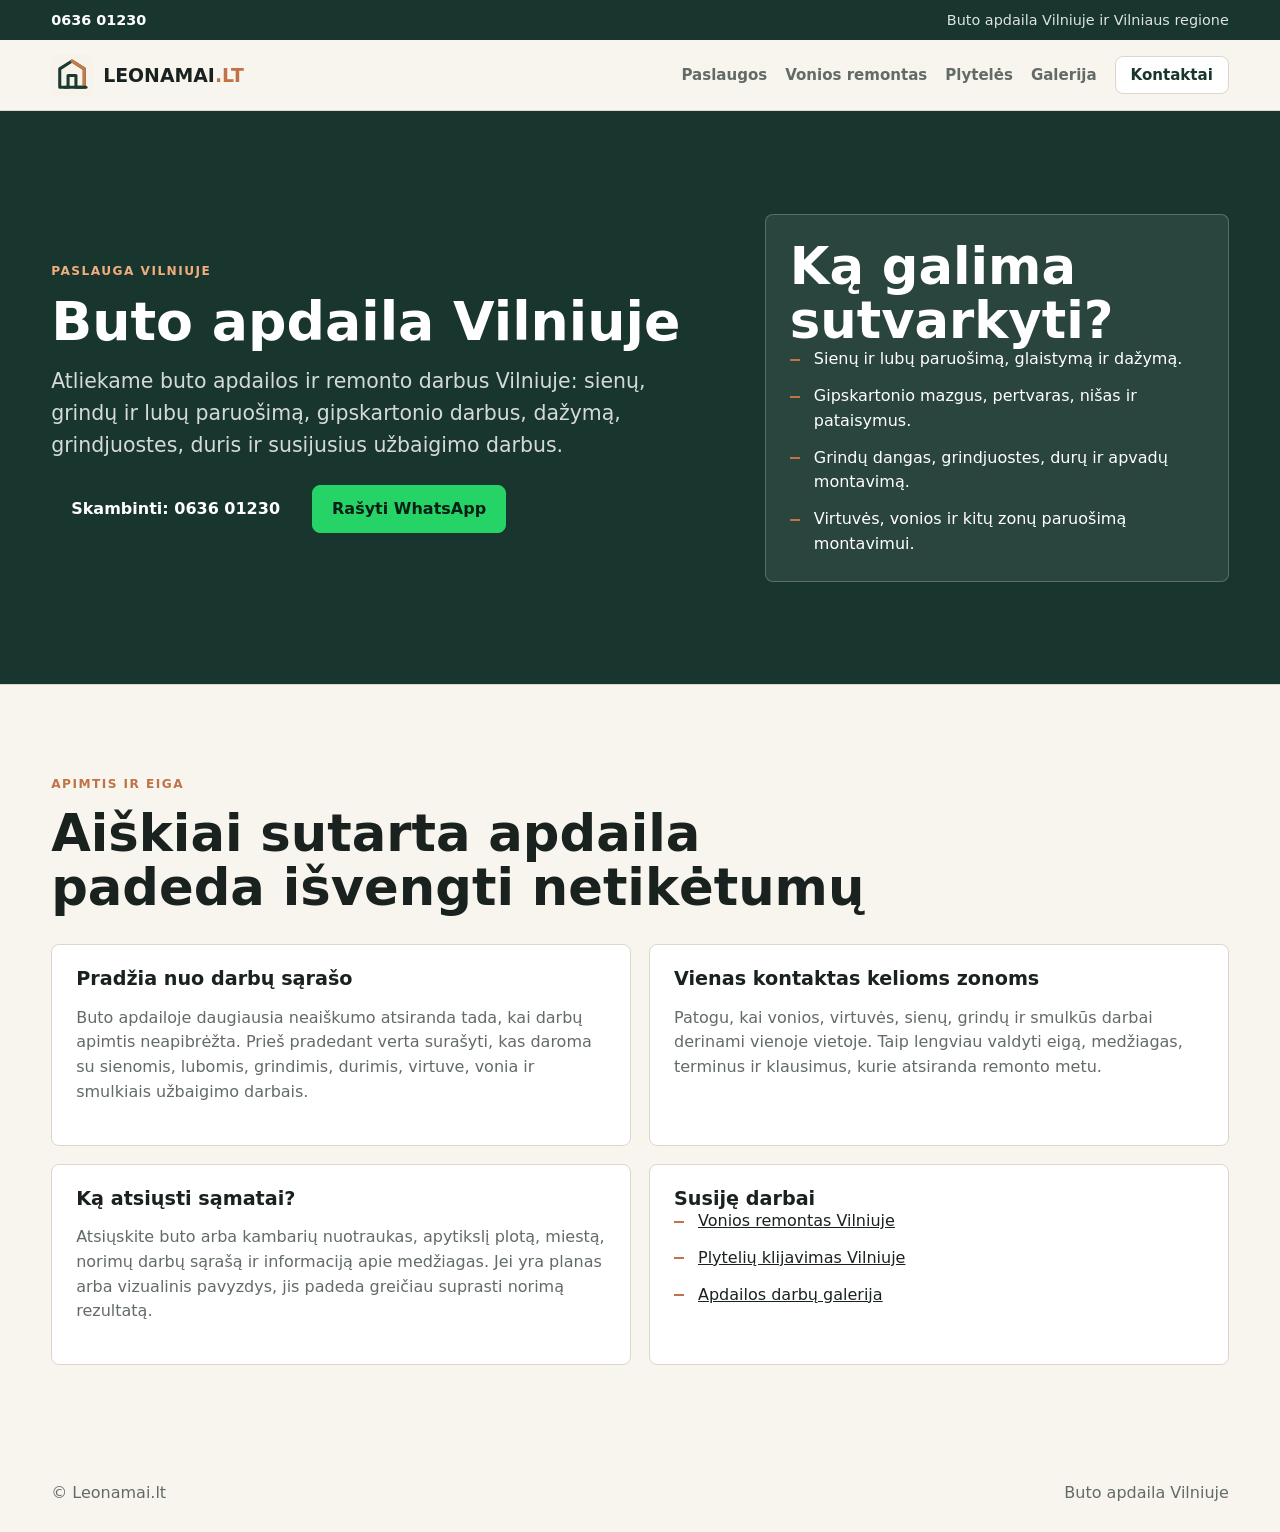
<file: buto-apdaila-vilnius/index.html>
<!doctype html>
<html lang="lt">
<head>
  <meta charset="utf-8" />
  <meta name="viewport" content="width=device-width, initial-scale=1" />
  <title>Buto apdaila Vilniuje | Sienos, grindys, lubos, dažymas | Leonamai</title>
  <meta name="description" content="Buto apdaila Vilniuje: sienų, grindų ir lubų paruošimas, gipskartonis, dažymas, grindjuostės, durys, virtuvės ir vonios paruošimo darbai." />
  <meta name="robots" content="index, follow, max-image-preview:large" />
  <meta name="theme-color" content="#111111" />
  <link rel="canonical" href="https://leonamai.lt/buto-apdaila-vilnius/" />
  <link rel="icon" href="../assets/leonamai-logo.svg" type="image/svg+xml" />
  <meta property="og:type" content="website" />
  <meta property="og:locale" content="lt_LT" />
  <meta property="og:site_name" content="Leonamai" />
  <meta property="og:title" content="Buto apdaila Vilniuje | Leonamai" />
  <meta property="og:description" content="Buto apdailos darbai Vilniuje: sienos, grindys, lubos, dažymas, grindjuostės ir susiję remonto darbai." />
  <meta property="og:url" content="https://leonamai.lt/buto-apdaila-vilnius/" />
  <meta property="og:image" content="https://leonamai.lt/assets/project-living-room.jpg" />
  <link rel="stylesheet" href="../styles.css" />
  <script type="application/ld+json">
  {
    "@context": "https://schema.org",
    "@graph": [
      {
        "@type": "Service",
        "@id": "https://leonamai.lt/buto-apdaila-vilnius/#service",
        "name": "Buto apdaila Vilniuje",
        "serviceType": "Buto apdaila",
        "provider": {
          "@type": "HomeAndConstructionBusiness",
          "@id": "https://leonamai.lt/#business",
          "name": "Leonamai",
          "url": "https://leonamai.lt/",
          "telephone": "+37063601230"
        },
        "areaServed": [
          { "@type": "City", "name": "Vilnius" },
          { "@type": "AdministrativeArea", "name": "Vilniaus regionas" }
        ],
        "description": "Buto apdaila Vilniuje: sienų, grindų ir lubų paruošimas, gipskartonio darbai, dažymas, grindų dangos, durys, grindjuostės, virtuvės ir vonios paruošimas."
      },
      {
        "@type": "BreadcrumbList",
        "@id": "https://leonamai.lt/buto-apdaila-vilnius/#breadcrumbs",
        "itemListElement": [
          { "@type": "ListItem", "position": 1, "name": "Leonamai.lt", "item": "https://leonamai.lt/" },
          { "@type": "ListItem", "position": 2, "name": "Buto apdaila Vilniuje", "item": "https://leonamai.lt/buto-apdaila-vilnius/" }
        ]
      }
    ]
  }
  </script>
</head>
<body>
  <div class="topbar">
    <a href="tel:+37063601230">0636 01230</a>
    <span>Buto apdaila Vilniuje ir Vilniaus regione</span>
  </div>
  <header class="site-header">
    <a class="brand" href="../" aria-label="Leonamai.lt">
      <img src="../assets/leonamai-logo.svg" alt="" />
      <span>LEONAMAI<span>.LT</span></span>
    </a>
    <nav aria-label="Pagrindinė navigacija">
      <a href="../#paslaugos">Paslaugos</a>
      <a href="../vonios-remontas-vilnius/">Vonios remontas</a>
      <a href="../plyteliu-klijavimas-vilnius/">Plytelės</a>
      <a href="../gallery.html">Galerija</a>
      <a class="nav-cta" href="../#kontaktai">Kontaktai</a>
    </nav>
  </header>

  <main>
    <section class="service-hero">
      <div>
        <p class="eyebrow">Paslauga Vilniuje</p>
        <h1>Buto apdaila Vilniuje</h1>
        <p class="lead">Atliekame buto apdailos ir remonto darbus Vilniuje: sienų, grindų ir lubų paruošimą, gipskartonio darbus, dažymą, grindjuostes, duris ir susijusius užbaigimo darbus.</p>
        <div class="actions">
          <a class="button" href="tel:+37063601230">Skambinti: 0636 01230</a>
          <a class="button whatsapp" href="https://wa.me/37063601230?text=Sveiki,%20domina%20buto%20apdaila%20Vilniuje.%20Nor%C4%97%C4%8Diau%20gauti%20s%C4%85mat%C4%85." target="_blank" rel="noopener noreferrer">Rašyti WhatsApp</a>
        </div>
      </div>
      <aside class="service-panel">
        <h2>Ką galima sutvarkyti?</h2>
        <ul>
          <li>Sienų ir lubų paruošimą, glaistymą ir dažymą.</li>
          <li>Gipskartonio mazgus, pertvaras, nišas ir pataisymus.</li>
          <li>Grindų dangas, grindjuostes, durų ir apvadų montavimą.</li>
          <li>Virtuvės, vonios ir kitų zonų paruošimą montavimui.</li>
        </ul>
      </aside>
    </section>

    <section class="section">
      <div class="section-title">
        <p class="eyebrow">Apimtis ir eiga</p>
        <h2>Aiškiai sutarta apdaila padeda išvengti netikėtumų</h2>
      </div>
      <div class="content-grid">
        <article class="content-block">
          <h3>Pradžia nuo darbų sąrašo</h3>
          <p>Buto apdailoje daugiausia neaiškumo atsiranda tada, kai darbų apimtis neapibrėžta. Prieš pradedant verta surašyti, kas daroma su sienomis, lubomis, grindimis, durimis, virtuve, vonia ir smulkiais užbaigimo darbais.</p>
        </article>
        <article class="content-block">
          <h3>Vienas kontaktas kelioms zonoms</h3>
          <p>Patogu, kai vonios, virtuvės, sienų, grindų ir smulkūs darbai derinami vienoje vietoje. Taip lengviau valdyti eigą, medžiagas, terminus ir klausimus, kurie atsiranda remonto metu.</p>
        </article>
        <article class="content-block">
          <h3>Ką atsiųsti sąmatai?</h3>
          <p>Atsiųskite buto arba kambarių nuotraukas, apytikslį plotą, miestą, norimų darbų sąrašą ir informaciją apie medžiagas. Jei yra planas arba vizualinis pavyzdys, jis padeda greičiau suprasti norimą rezultatą.</p>
        </article>
        <article class="content-block">
          <h3>Susiję darbai</h3>
          <ul class="content-list">
            <li><a href="../vonios-remontas-vilnius/">Vonios remontas Vilniuje</a></li>
            <li><a href="../plyteliu-klijavimas-vilnius/">Plytelių klijavimas Vilniuje</a></li>
            <li><a href="../gallery.html">Apdailos darbų galerija</a></li>
          </ul>
        </article>
      </div>
    </section>
  </main>

  <footer>
    <span>© Leonamai.lt</span>
    <span>Buto apdaila Vilniuje</span>
  </footer>
</body>
</html>
</file>
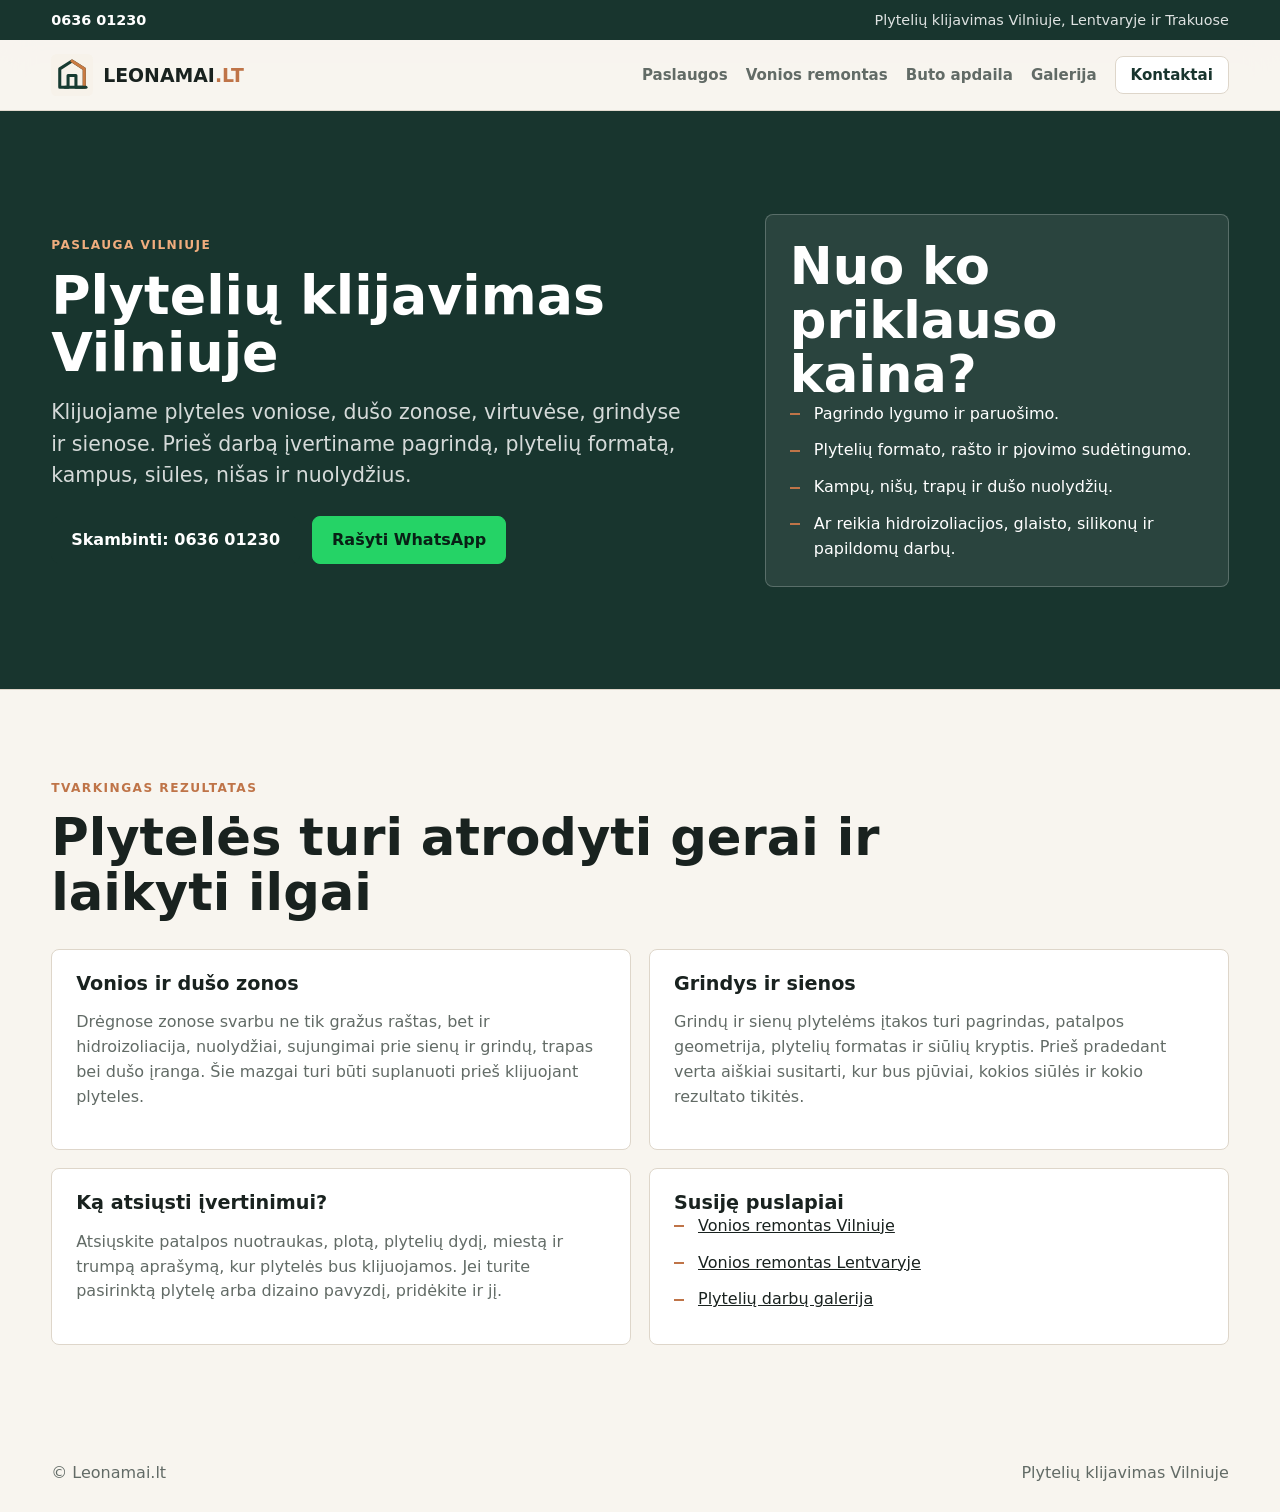
<file: plyteliu-klijavimas-vilnius/index.html>
<!doctype html>
<html lang="lt">
<head>
  <meta charset="utf-8" />
  <meta name="viewport" content="width=device-width, initial-scale=1" />
  <title>Plytelių klijavimas Vilniuje | Vonios, grindys, sienos | Leonamai</title>
  <meta name="description" content="Plytelių klijavimas Vilniuje: vonios, dušo zonos, grindys, sienos, nišos, kampai, nuolydžiai ir tvarkinga siūlių apdaila." />
  <meta name="robots" content="index, follow, max-image-preview:large" />
  <meta name="theme-color" content="#111111" />
  <link rel="canonical" href="https://leonamai.lt/plyteliu-klijavimas-vilnius/" />
  <link rel="icon" href="../assets/leonamai-logo.svg" type="image/svg+xml" />
  <meta property="og:type" content="website" />
  <meta property="og:locale" content="lt_LT" />
  <meta property="og:site_name" content="Leonamai" />
  <meta property="og:title" content="Plytelių klijavimas Vilniuje | Leonamai" />
  <meta property="og:description" content="Plytelių klijavimas voniose, virtuvėse, grindyse ir sienose Vilniuje bei Vilniaus regione." />
  <meta property="og:url" content="https://leonamai.lt/plyteliu-klijavimas-vilnius/" />
  <meta property="og:image" content="https://leonamai.lt/assets/project-marble-shower-detail.jpg" />
  <link rel="stylesheet" href="../styles.css" />
  <script type="application/ld+json">
  {
    "@context": "https://schema.org",
    "@graph": [
      {
        "@type": "Service",
        "@id": "https://leonamai.lt/plyteliu-klijavimas-vilnius/#service",
        "name": "Plytelių klijavimas Vilniuje",
        "serviceType": "Plytelių klijavimas",
        "provider": {
          "@type": "HomeAndConstructionBusiness",
          "@id": "https://leonamai.lt/#business",
          "name": "Leonamai",
          "url": "https://leonamai.lt/",
          "telephone": "+37063601230"
        },
        "areaServed": [
          { "@type": "City", "name": "Vilnius" },
          { "@type": "AdministrativeArea", "name": "Vilniaus regionas" }
        ],
        "description": "Plytelių klijavimas Vilniuje voniose, dušo zonose, virtuvėse, grindyse ir sienose. Įvertinamas pagrindas, plytelių formatas, kampai, siūlės, nišos ir nuolydžiai."
      },
      {
        "@type": "BreadcrumbList",
        "@id": "https://leonamai.lt/plyteliu-klijavimas-vilnius/#breadcrumbs",
        "itemListElement": [
          { "@type": "ListItem", "position": 1, "name": "Leonamai.lt", "item": "https://leonamai.lt/" },
          { "@type": "ListItem", "position": 2, "name": "Plytelių klijavimas Vilniuje", "item": "https://leonamai.lt/plyteliu-klijavimas-vilnius/" }
        ]
      }
    ]
  }
  </script>
</head>
<body>
  <div class="topbar">
    <a href="tel:+37063601230">0636 01230</a>
    <span>Plytelių klijavimas Vilniuje, Lentvaryje ir Trakuose</span>
  </div>
  <header class="site-header">
    <a class="brand" href="../" aria-label="Leonamai.lt">
      <img src="../assets/leonamai-logo.svg" alt="" />
      <span>LEONAMAI<span>.LT</span></span>
    </a>
    <nav aria-label="Pagrindinė navigacija">
      <a href="../#paslaugos">Paslaugos</a>
      <a href="../vonios-remontas-vilnius/">Vonios remontas</a>
      <a href="../buto-apdaila-vilnius/">Buto apdaila</a>
      <a href="../gallery.html">Galerija</a>
      <a class="nav-cta" href="../#kontaktai">Kontaktai</a>
    </nav>
  </header>

  <main>
    <section class="service-hero">
      <div>
        <p class="eyebrow">Paslauga Vilniuje</p>
        <h1>Plytelių klijavimas Vilniuje</h1>
        <p class="lead">Klijuojame plyteles voniose, dušo zonose, virtuvėse, grindyse ir sienose. Prieš darbą įvertiname pagrindą, plytelių formatą, kampus, siūles, nišas ir nuolydžius.</p>
        <div class="actions">
          <a class="button" href="tel:+37063601230">Skambinti: 0636 01230</a>
          <a class="button whatsapp" href="https://wa.me/37063601230?text=Sveiki,%20domina%20plyteli%C5%B3%20klijavimas%20Vilniuje.%20Nor%C4%97%C4%8Diau%20gauti%20s%C4%85mat%C4%85." target="_blank" rel="noopener noreferrer">Rašyti WhatsApp</a>
        </div>
      </div>
      <aside class="service-panel">
        <h2>Nuo ko priklauso kaina?</h2>
        <ul>
          <li>Pagrindo lygumo ir paruošimo.</li>
          <li>Plytelių formato, rašto ir pjovimo sudėtingumo.</li>
          <li>Kampų, nišų, trapų ir dušo nuolydžių.</li>
          <li>Ar reikia hidroizoliacijos, glaisto, silikonų ir papildomų darbų.</li>
        </ul>
      </aside>
    </section>

    <section class="section">
      <div class="section-title">
        <p class="eyebrow">Tvarkingas rezultatas</p>
        <h2>Plytelės turi atrodyti gerai ir laikyti ilgai</h2>
      </div>
      <div class="content-grid">
        <article class="content-block">
          <h3>Vonios ir dušo zonos</h3>
          <p>Drėgnose zonose svarbu ne tik gražus raštas, bet ir hidroizoliacija, nuolydžiai, sujungimai prie sienų ir grindų, trapas bei dušo įranga. Šie mazgai turi būti suplanuoti prieš klijuojant plyteles.</p>
        </article>
        <article class="content-block">
          <h3>Grindys ir sienos</h3>
          <p>Grindų ir sienų plytelėms įtakos turi pagrindas, patalpos geometrija, plytelių formatas ir siūlių kryptis. Prieš pradedant verta aiškiai susitarti, kur bus pjūviai, kokios siūlės ir kokio rezultato tikitės.</p>
        </article>
        <article class="content-block">
          <h3>Ką atsiųsti įvertinimui?</h3>
          <p>Atsiųskite patalpos nuotraukas, plotą, plytelių dydį, miestą ir trumpą aprašymą, kur plytelės bus klijuojamos. Jei turite pasirinktą plytelę arba dizaino pavyzdį, pridėkite ir jį.</p>
        </article>
        <article class="content-block">
          <h3>Susiję puslapiai</h3>
          <ul class="content-list">
            <li><a href="../vonios-remontas-vilnius/">Vonios remontas Vilniuje</a></li>
            <li><a href="../vonios-remontas-lentvaris/">Vonios remontas Lentvaryje</a></li>
            <li><a href="../gallery.html">Plytelių darbų galerija</a></li>
          </ul>
        </article>
      </div>
    </section>
  </main>

  <footer>
    <span>© Leonamai.lt</span>
    <span>Plytelių klijavimas Vilniuje</span>
  </footer>
</body>
</html>
</file>
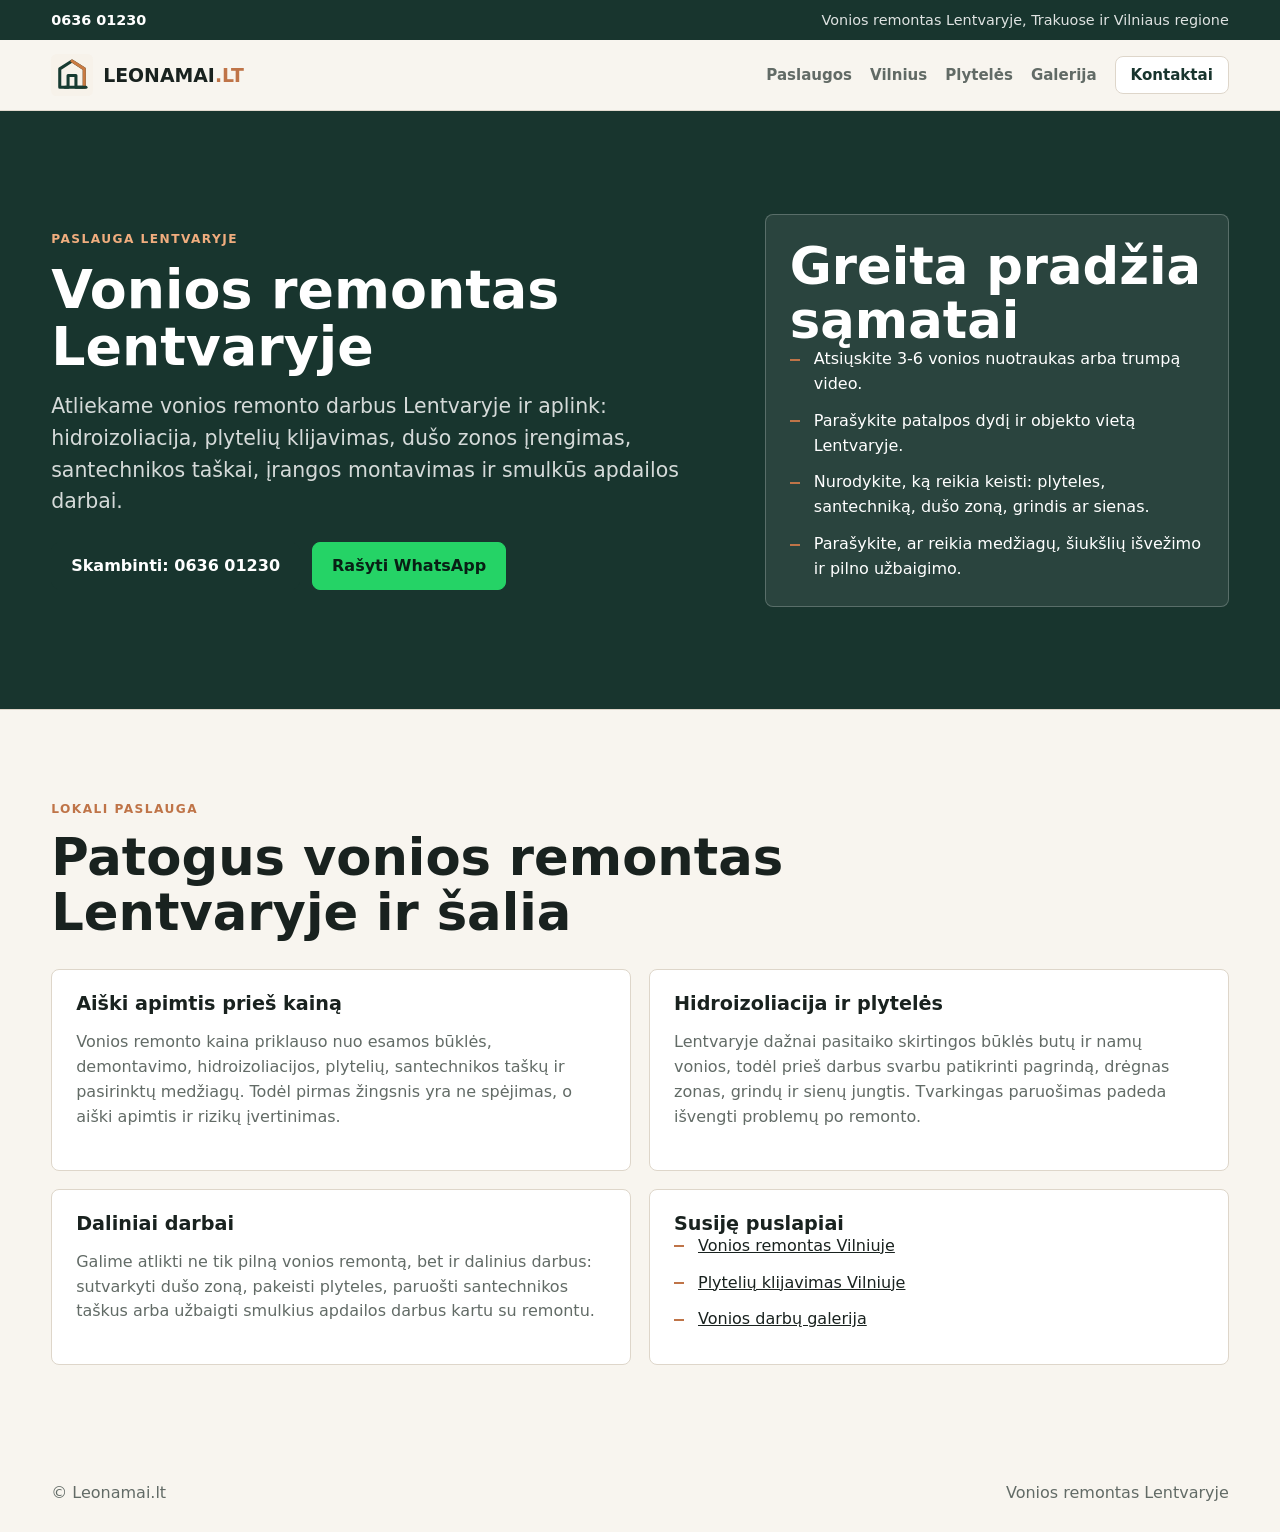
<file: vonios-remontas-lentvaris/index.html>
<!doctype html>
<html lang="lt">
<head>
  <meta charset="utf-8" />
  <meta name="viewport" content="width=device-width, initial-scale=1" />
  <title>Vonios remontas Lentvaryje | Hidroizoliacija, plytelės, santechnika | Leonamai</title>
  <meta name="description" content="Vonios remontas Lentvaryje: hidroizoliacija, plytelių klijavimas, dušo zona, santechnikos taškai, įrangos montavimas ir smulkūs apdailos darbai." />
  <meta name="robots" content="index, follow, max-image-preview:large" />
  <meta name="theme-color" content="#111111" />
  <link rel="canonical" href="https://leonamai.lt/vonios-remontas-lentvaris/" />
  <link rel="icon" href="../assets/leonamai-logo.svg" type="image/svg+xml" />
  <meta property="og:type" content="website" />
  <meta property="og:locale" content="lt_LT" />
  <meta property="og:site_name" content="Leonamai" />
  <meta property="og:title" content="Vonios remontas Lentvaryje | Leonamai" />
  <meta property="og:description" content="Vonios remonto darbai Lentvaryje: aiški apimtis, sąmata, hidroizoliacija, plytelės ir tvarkingas užbaigimas." />
  <meta property="og:url" content="https://leonamai.lt/vonios-remontas-lentvaris/" />
  <meta property="og:image" content="https://leonamai.lt/assets/project-bath-herringbone.jpg" />
  <link rel="stylesheet" href="../styles.css" />
  <script type="application/ld+json">
  {
    "@context": "https://schema.org",
    "@graph": [
      {
        "@type": "Service",
        "@id": "https://leonamai.lt/vonios-remontas-lentvaris/#service",
        "name": "Vonios remontas Lentvaryje",
        "serviceType": "Vonios remontas",
        "provider": {
          "@type": "HomeAndConstructionBusiness",
          "@id": "https://leonamai.lt/#business",
          "name": "Leonamai",
          "url": "https://leonamai.lt/",
          "telephone": "+37063601230"
        },
        "areaServed": [
          { "@type": "City", "name": "Lentvaris" },
          { "@type": "AdministrativeArea", "name": "Vilniaus regionas" }
        ],
        "description": "Vonios remontas Lentvaryje: demontavimas, hidroizoliacija, plytelių klijavimas, santechnikos taškai, dušo zona, montavimas ir smulkūs apdailos darbai."
      },
      {
        "@type": "BreadcrumbList",
        "@id": "https://leonamai.lt/vonios-remontas-lentvaris/#breadcrumbs",
        "itemListElement": [
          { "@type": "ListItem", "position": 1, "name": "Leonamai.lt", "item": "https://leonamai.lt/" },
          { "@type": "ListItem", "position": 2, "name": "Vonios remontas Lentvaryje", "item": "https://leonamai.lt/vonios-remontas-lentvaris/" }
        ]
      }
    ]
  }
  </script>
</head>
<body>
  <div class="topbar">
    <a href="tel:+37063601230">0636 01230</a>
    <span>Vonios remontas Lentvaryje, Trakuose ir Vilniaus regione</span>
  </div>
  <header class="site-header">
    <a class="brand" href="../" aria-label="Leonamai.lt">
      <img src="../assets/leonamai-logo.svg" alt="" />
      <span>LEONAMAI<span>.LT</span></span>
    </a>
    <nav aria-label="Pagrindinė navigacija">
      <a href="../#paslaugos">Paslaugos</a>
      <a href="../vonios-remontas-vilnius/">Vilnius</a>
      <a href="../plyteliu-klijavimas-vilnius/">Plytelės</a>
      <a href="../gallery.html">Galerija</a>
      <a class="nav-cta" href="../#kontaktai">Kontaktai</a>
    </nav>
  </header>

  <main>
    <section class="service-hero">
      <div>
        <p class="eyebrow">Paslauga Lentvaryje</p>
        <h1>Vonios remontas Lentvaryje</h1>
        <p class="lead">Atliekame vonios remonto darbus Lentvaryje ir aplink: hidroizoliacija, plytelių klijavimas, dušo zonos įrengimas, santechnikos taškai, įrangos montavimas ir smulkūs apdailos darbai.</p>
        <div class="actions">
          <a class="button" href="tel:+37063601230">Skambinti: 0636 01230</a>
          <a class="button whatsapp" href="https://wa.me/37063601230?text=Sveiki,%20domina%20vonios%20remontas%20Lentvaryje.%20Nor%C4%97%C4%8Diau%20gauti%20s%C4%85mat%C4%85." target="_blank" rel="noopener noreferrer">Rašyti WhatsApp</a>
        </div>
      </div>
      <aside class="service-panel">
        <h2>Greita pradžia sąmatai</h2>
        <ul>
          <li>Atsiųskite 3-6 vonios nuotraukas arba trumpą video.</li>
          <li>Parašykite patalpos dydį ir objekto vietą Lentvaryje.</li>
          <li>Nurodykite, ką reikia keisti: plyteles, santechniką, dušo zoną, grindis ar sienas.</li>
          <li>Parašykite, ar reikia medžiagų, šiukšlių išvežimo ir pilno užbaigimo.</li>
        </ul>
      </aside>
    </section>

    <section class="section">
      <div class="section-title">
        <p class="eyebrow">Lokali paslauga</p>
        <h2>Patogus vonios remontas Lentvaryje ir šalia</h2>
      </div>
      <div class="content-grid">
        <article class="content-block">
          <h3>Aiški apimtis prieš kainą</h3>
          <p>Vonios remonto kaina priklauso nuo esamos būklės, demontavimo, hidroizoliacijos, plytelių, santechnikos taškų ir pasirinktų medžiagų. Todėl pirmas žingsnis yra ne spėjimas, o aiški apimtis ir rizikų įvertinimas.</p>
        </article>
        <article class="content-block">
          <h3>Hidroizoliacija ir plytelės</h3>
          <p>Lentvaryje dažnai pasitaiko skirtingos būklės butų ir namų vonios, todėl prieš darbus svarbu patikrinti pagrindą, drėgnas zonas, grindų ir sienų jungtis. Tvarkingas paruošimas padeda išvengti problemų po remonto.</p>
        </article>
        <article class="content-block">
          <h3>Daliniai darbai</h3>
          <p>Galime atlikti ne tik pilną vonios remontą, bet ir dalinius darbus: sutvarkyti dušo zoną, pakeisti plyteles, paruošti santechnikos taškus arba užbaigti smulkius apdailos darbus kartu su remontu.</p>
        </article>
        <article class="content-block">
          <h3>Susiję puslapiai</h3>
          <ul class="content-list">
            <li><a href="../vonios-remontas-vilnius/">Vonios remontas Vilniuje</a></li>
            <li><a href="../plyteliu-klijavimas-vilnius/">Plytelių klijavimas Vilniuje</a></li>
            <li><a href="../gallery.html">Vonios darbų galerija</a></li>
          </ul>
        </article>
      </div>
    </section>
  </main>

  <footer>
    <span>© Leonamai.lt</span>
    <span>Vonios remontas Lentvaryje</span>
  </footer>
</body>
</html>
</file>
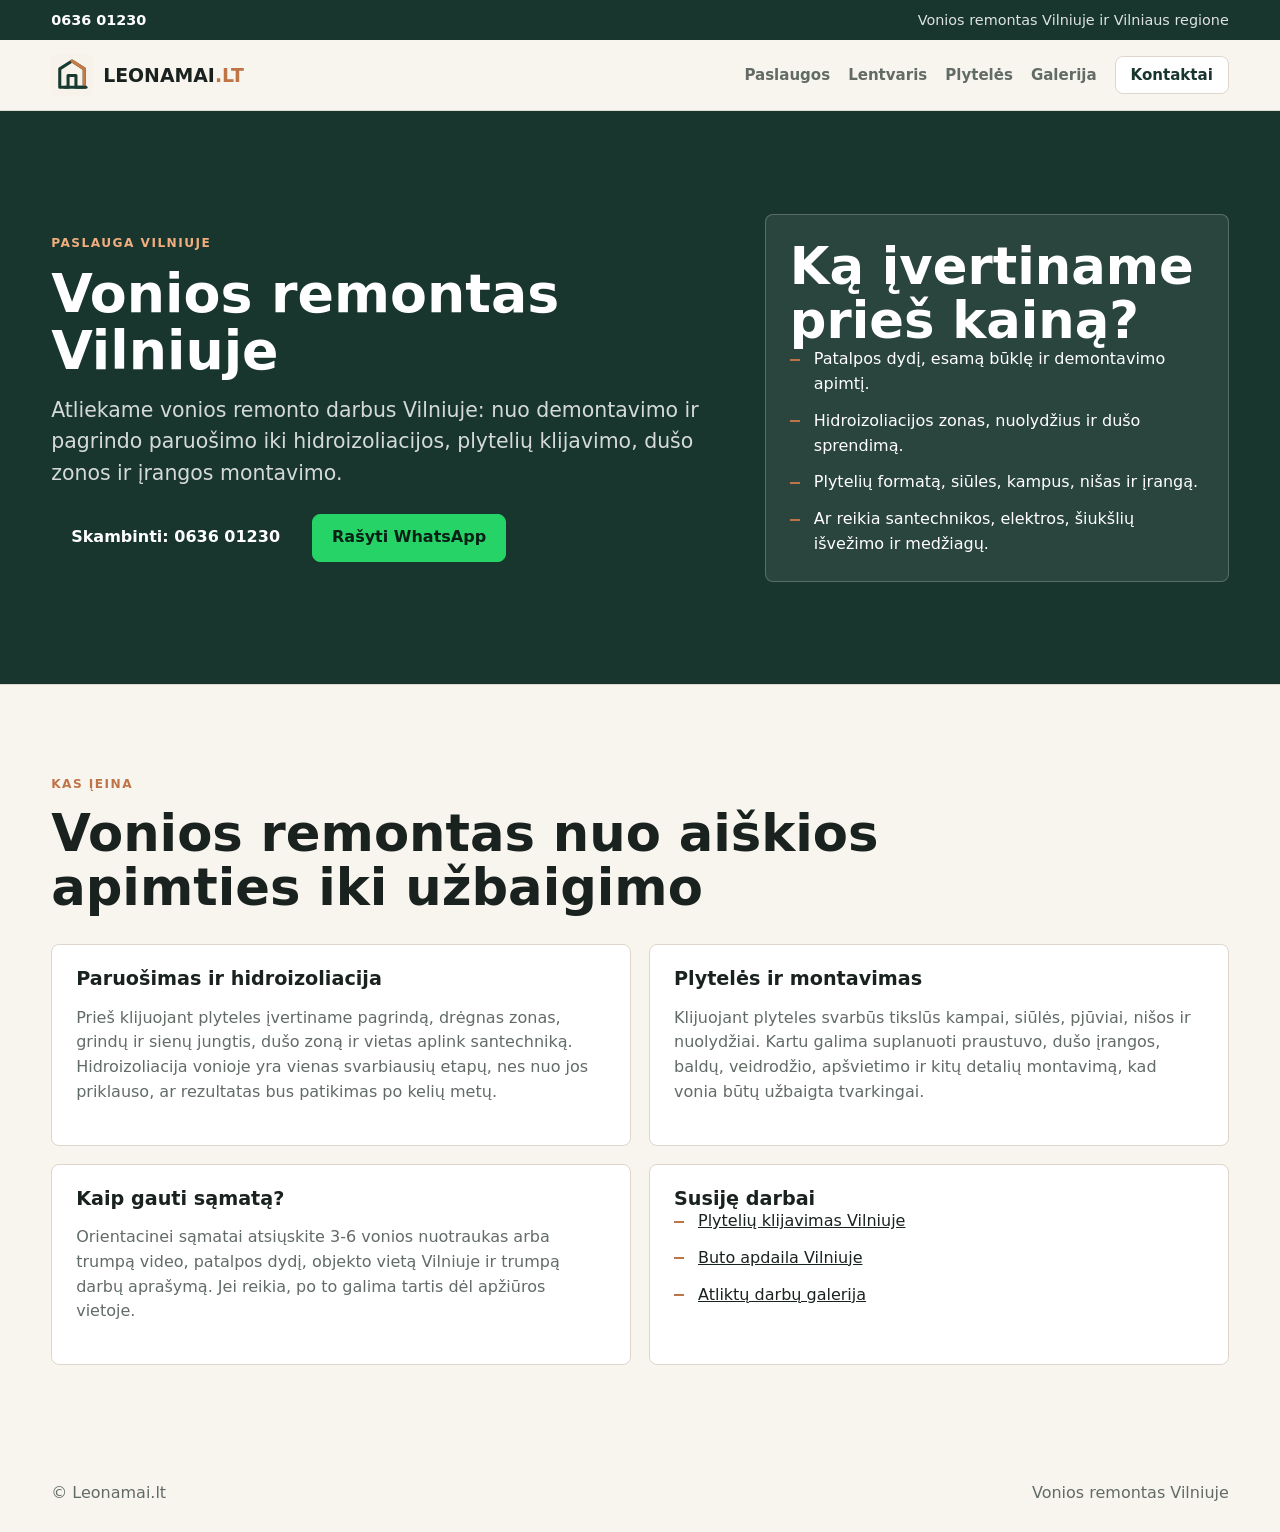
<file: vonios-remontas-vilnius/index.html>
<!doctype html>
<html lang="lt">
<head>
  <meta charset="utf-8" />
  <meta name="viewport" content="width=device-width, initial-scale=1" />
  <title>Vonios remontas Vilniuje | Hidroizoliacija, plytelės, santechnika | Leonamai</title>
  <meta name="description" content="Vonios remontas Vilniuje ir Vilniaus regione: demontavimas, hidroizoliacija, plytelių klijavimas, dušo zona, santechnikos taškai ir įrangos montavimas." />
  <meta name="robots" content="index, follow, max-image-preview:large" />
  <meta name="theme-color" content="#111111" />
  <link rel="canonical" href="https://leonamai.lt/vonios-remontas-vilnius/" />
  <link rel="icon" href="../assets/leonamai-logo.svg" type="image/svg+xml" />
  <meta property="og:type" content="website" />
  <meta property="og:locale" content="lt_LT" />
  <meta property="og:site_name" content="Leonamai" />
  <meta property="og:title" content="Vonios remontas Vilniuje | Leonamai" />
  <meta property="og:description" content="Tvarkingas vonios remontas Vilniuje: aiški darbų apimtis, hidroizoliacija, plytelės, santechnika ir montavimas." />
  <meta property="og:url" content="https://leonamai.lt/vonios-remontas-vilnius/" />
  <meta property="og:image" content="https://leonamai.lt/assets/project-classic-bathroom.jpg" />
  <link rel="stylesheet" href="../styles.css" />
  <script type="application/ld+json">
  {
    "@context": "https://schema.org",
    "@graph": [
      {
        "@type": "Service",
        "@id": "https://leonamai.lt/vonios-remontas-vilnius/#service",
        "name": "Vonios remontas Vilniuje",
        "serviceType": "Vonios remontas",
        "provider": {
          "@type": "HomeAndConstructionBusiness",
          "@id": "https://leonamai.lt/#business",
          "name": "Leonamai",
          "url": "https://leonamai.lt/",
          "telephone": "+37063601230"
        },
        "areaServed": [
          { "@type": "City", "name": "Vilnius" },
          { "@type": "AdministrativeArea", "name": "Vilniaus regionas" }
        ],
        "description": "Vonios remontas Vilniuje: demontavimas, pagrindo paruošimas, hidroizoliacija, plytelių klijavimas, santechnikos taškai, dušo zonos įrengimas ir įrangos montavimas."
      },
      {
        "@type": "BreadcrumbList",
        "@id": "https://leonamai.lt/vonios-remontas-vilnius/#breadcrumbs",
        "itemListElement": [
          { "@type": "ListItem", "position": 1, "name": "Leonamai.lt", "item": "https://leonamai.lt/" },
          { "@type": "ListItem", "position": 2, "name": "Vonios remontas Vilniuje", "item": "https://leonamai.lt/vonios-remontas-vilnius/" }
        ]
      }
    ]
  }
  </script>
</head>
<body>
  <div class="topbar">
    <a href="tel:+37063601230">0636 01230</a>
    <span>Vonios remontas Vilniuje ir Vilniaus regione</span>
  </div>
  <header class="site-header">
    <a class="brand" href="../" aria-label="Leonamai.lt">
      <img src="../assets/leonamai-logo.svg" alt="" />
      <span>LEONAMAI<span>.LT</span></span>
    </a>
    <nav aria-label="Pagrindinė navigacija">
      <a href="../#paslaugos">Paslaugos</a>
      <a href="../vonios-remontas-lentvaris/">Lentvaris</a>
      <a href="../plyteliu-klijavimas-vilnius/">Plytelės</a>
      <a href="../gallery.html">Galerija</a>
      <a class="nav-cta" href="../#kontaktai">Kontaktai</a>
    </nav>
  </header>

  <main>
    <section class="service-hero">
      <div>
        <p class="eyebrow">Paslauga Vilniuje</p>
        <h1>Vonios remontas Vilniuje</h1>
        <p class="lead">Atliekame vonios remonto darbus Vilniuje: nuo demontavimo ir pagrindo paruošimo iki hidroizoliacijos, plytelių klijavimo, dušo zonos ir įrangos montavimo.</p>
        <div class="actions">
          <a class="button" href="tel:+37063601230">Skambinti: 0636 01230</a>
          <a class="button whatsapp" href="https://wa.me/37063601230?text=Sveiki,%20domina%20vonios%20remontas%20Vilniuje.%20Nor%C4%97%C4%8Diau%20gauti%20s%C4%85mat%C4%85." target="_blank" rel="noopener noreferrer">Rašyti WhatsApp</a>
        </div>
      </div>
      <aside class="service-panel">
        <h2>Ką įvertiname prieš kainą?</h2>
        <ul>
          <li>Patalpos dydį, esamą būklę ir demontavimo apimtį.</li>
          <li>Hidroizoliacijos zonas, nuolydžius ir dušo sprendimą.</li>
          <li>Plytelių formatą, siūles, kampus, nišas ir įrangą.</li>
          <li>Ar reikia santechnikos, elektros, šiukšlių išvežimo ir medžiagų.</li>
        </ul>
      </aside>
    </section>

    <section class="section">
      <div class="section-title">
        <p class="eyebrow">Kas įeina</p>
        <h2>Vonios remontas nuo aiškios apimties iki užbaigimo</h2>
      </div>
      <div class="content-grid">
        <article class="content-block">
          <h3>Paruošimas ir hidroizoliacija</h3>
          <p>Prieš klijuojant plyteles įvertiname pagrindą, drėgnas zonas, grindų ir sienų jungtis, dušo zoną ir vietas aplink santechniką. Hidroizoliacija vonioje yra vienas svarbiausių etapų, nes nuo jos priklauso, ar rezultatas bus patikimas po kelių metų.</p>
        </article>
        <article class="content-block">
          <h3>Plytelės ir montavimas</h3>
          <p>Klijuojant plyteles svarbūs tikslūs kampai, siūlės, pjūviai, nišos ir nuolydžiai. Kartu galima suplanuoti praustuvo, dušo įrangos, baldų, veidrodžio, apšvietimo ir kitų detalių montavimą, kad vonia būtų užbaigta tvarkingai.</p>
        </article>
        <article class="content-block">
          <h3>Kaip gauti sąmatą?</h3>
          <p>Orientacinei sąmatai atsiųskite 3-6 vonios nuotraukas arba trumpą video, patalpos dydį, objekto vietą Vilniuje ir trumpą darbų aprašymą. Jei reikia, po to galima tartis dėl apžiūros vietoje.</p>
        </article>
        <article class="content-block">
          <h3>Susiję darbai</h3>
          <ul class="content-list">
            <li><a href="../plyteliu-klijavimas-vilnius/">Plytelių klijavimas Vilniuje</a></li>
            <li><a href="../buto-apdaila-vilnius/">Buto apdaila Vilniuje</a></li>
            <li><a href="../gallery.html">Atliktų darbų galerija</a></li>
          </ul>
        </article>
      </div>
    </section>
  </main>

  <footer>
    <span>© Leonamai.lt</span>
    <span>Vonios remontas Vilniuje</span>
  </footer>
</body>
</html>
</file>
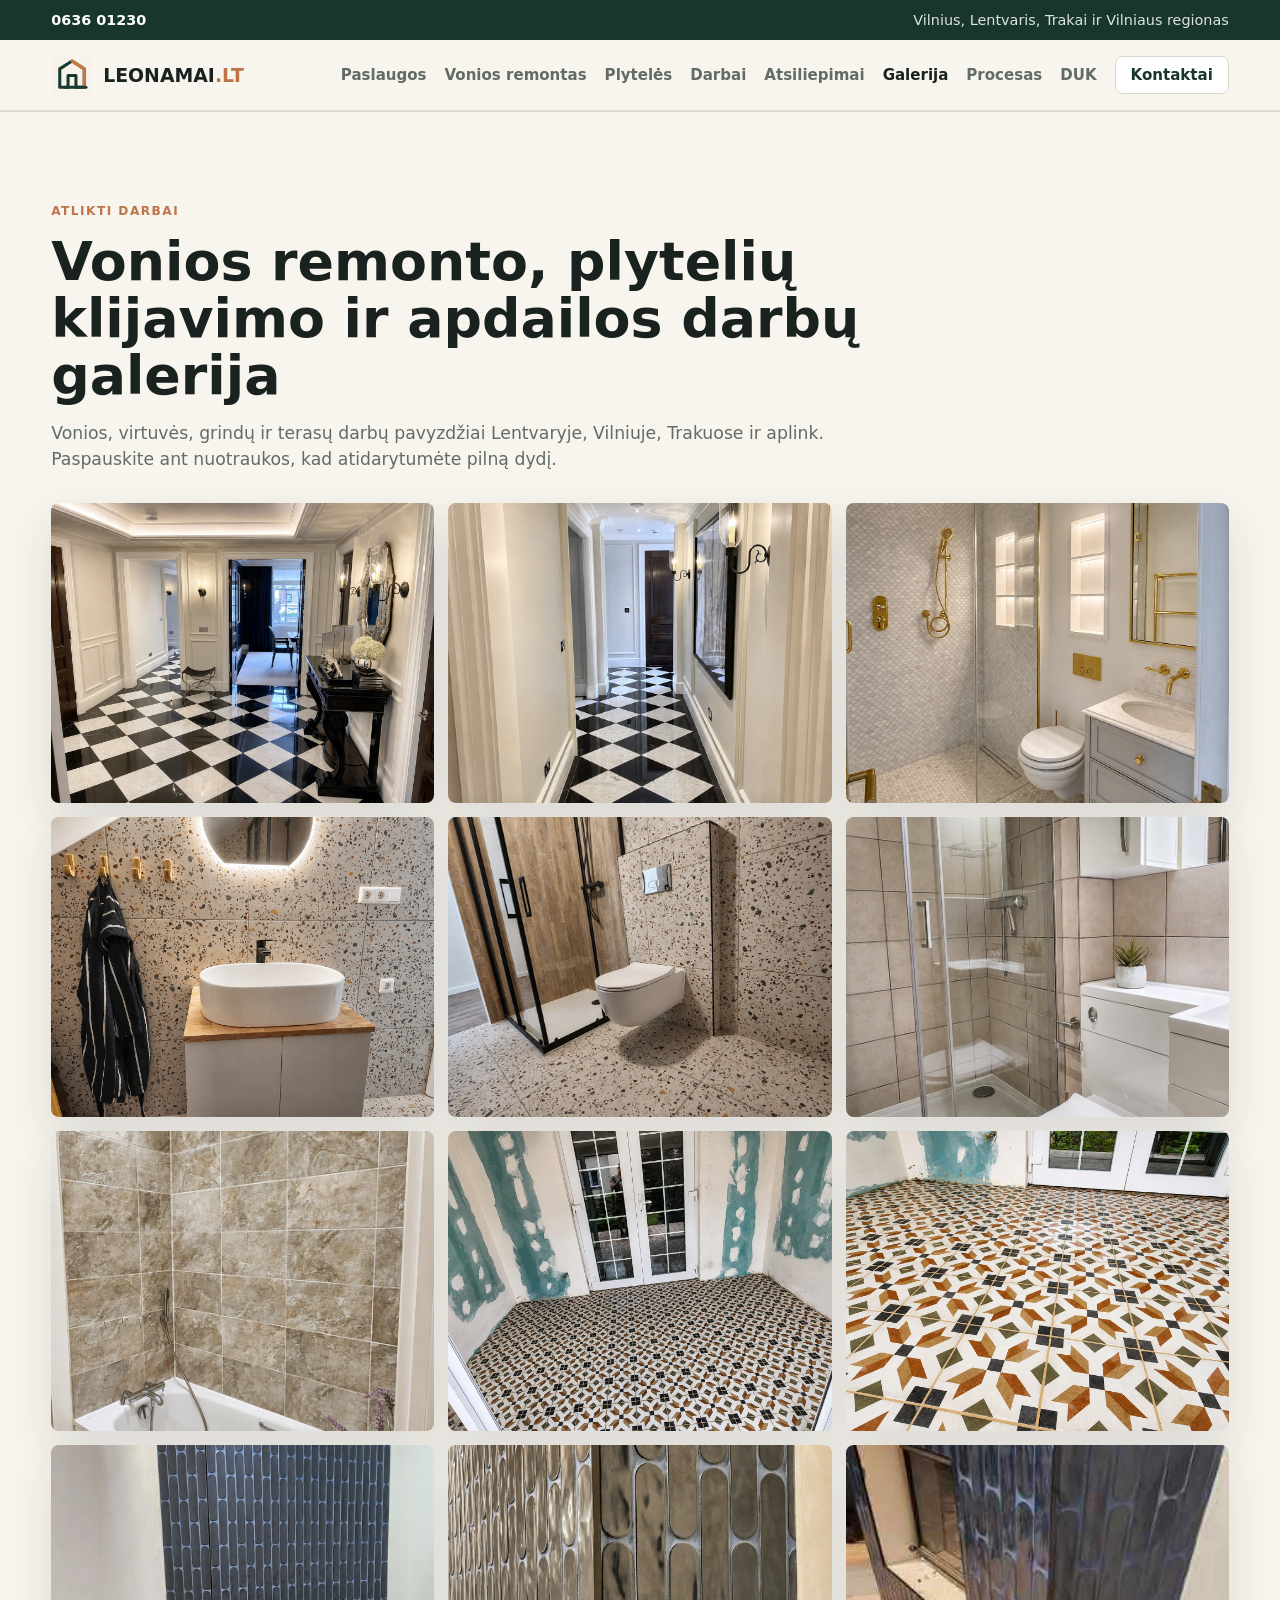
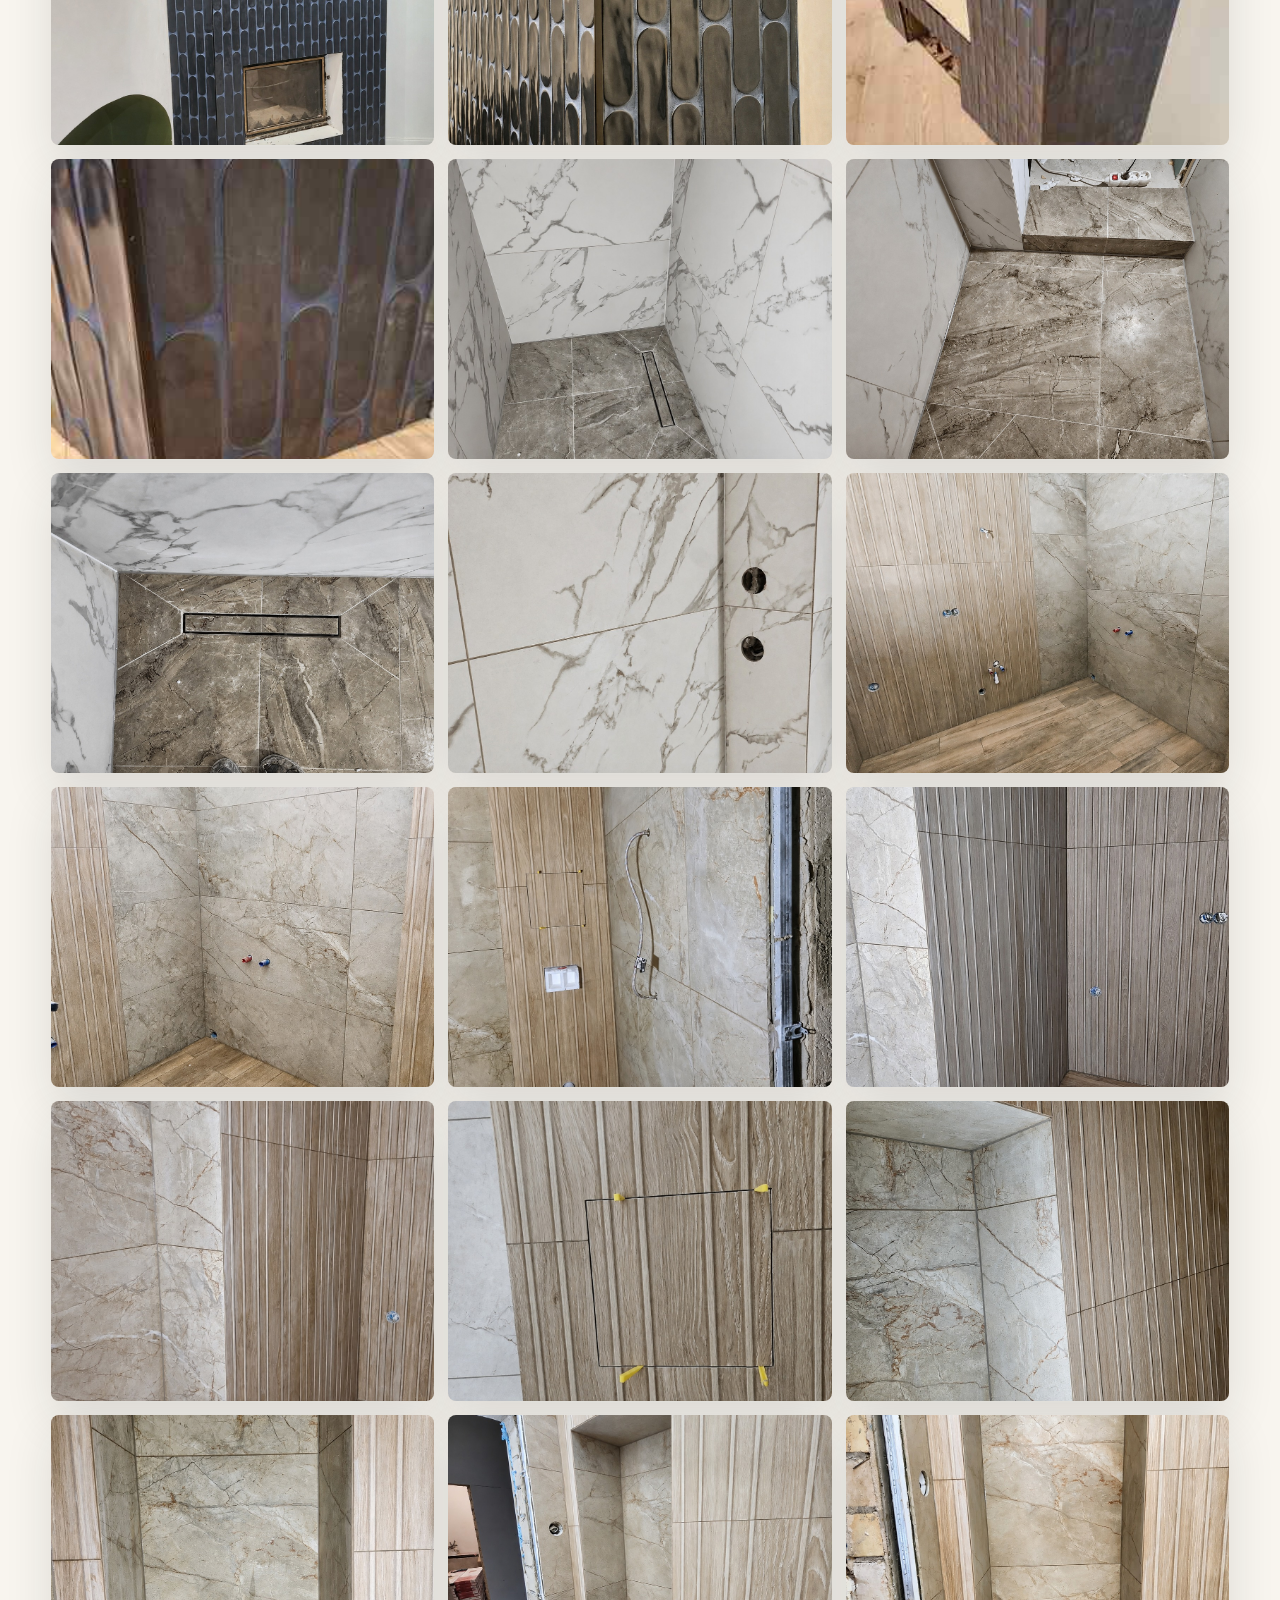
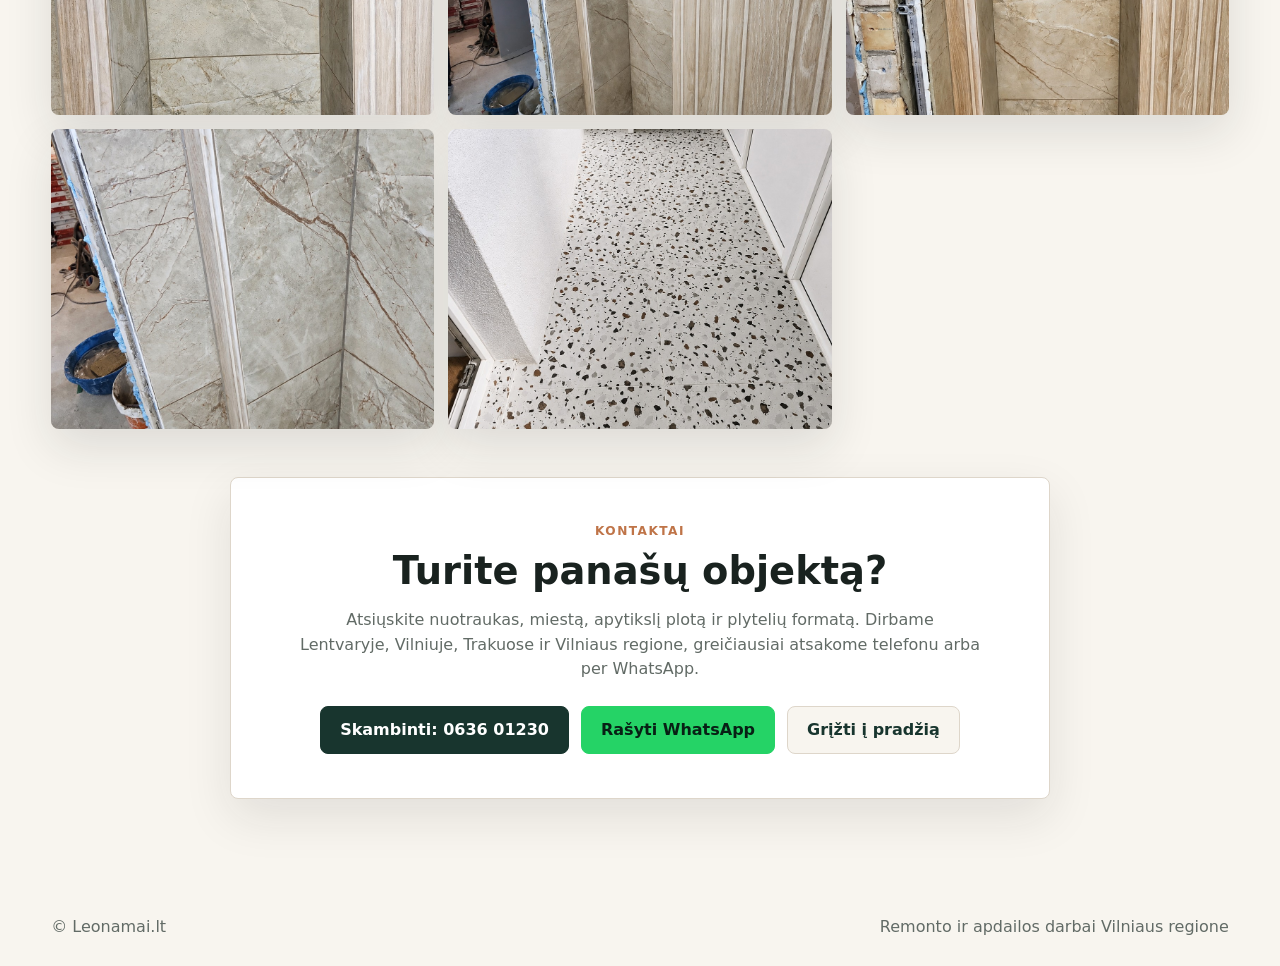
<file: gallery.html>
﻿<!DOCTYPE html>
<html lang="lt">

<head>
        <meta charset="UTF-8">
        <meta name="viewport" content="width=device-width, initial-scale=1.0">
        <title>Darbų galerija | Vonios remontas ir plytelių klijavimas | Leonamai</title>
        <meta name="description" content="Leonamai darbų galerija: vonios remontas, plytelių klijavimas, grindų, virtuvės ir apdailos darbų pavyzdžiai Lentvaryje, Vilniuje ir Trakuose.">
        <meta name="author" content="Leonamai.lt">
        <meta name="robots" content="index, follow, max-image-preview:large">
        <meta name="theme-color" content="#111111">
        <link rel="canonical" href="https://leonamai.lt/gallery.html">
        <link rel="icon" href="assets/leonamai-logo.svg" type="image/svg+xml">

        <meta property="og:type" content="website">
        <meta property="og:locale" content="lt_LT">
        <meta property="og:site_name" content="Leonamai">
        <meta property="og:title" content="Darbų galerija | Vonios remontas ir plytelių klijavimas | Leonamai">
        <meta property="og:description" content="Peržiūrėkite atliktų vonios remonto, plytelių klijavimo ir apdailos darbų nuotraukas.">
        <meta property="og:url" content="https://leonamai.lt/gallery.html">
        <meta property="og:image" content="https://leonamai.lt/images/gallery-01.jpeg">
        <meta property="og:image:alt" content="Plytelių klijavimo darbų galerija">

        <meta name="twitter:card" content="summary_large_image">
        <meta name="twitter:title" content="Darbų galerija | Vonios remontas ir plytelių klijavimas | Leonamai">
        <meta name="twitter:description" content="Atliktų vonios remonto, plytelių klijavimo ir apdailos darbų nuotraukos.">
        <meta name="twitter:image" content="https://leonamai.lt/images/gallery-01.jpeg">

        <link rel="stylesheet" href="styles.css?v=20260904-gallery-1">

        <script type="application/ld+json">
        {
          "@context": "https://schema.org",
          "@graph": [
            {
              "@type": "ImageGallery",
              "@id": "https://leonamai.lt/gallery.html#gallery",
              "name": "Leonamai darbų galerija",
              "url": "https://leonamai.lt/gallery.html",
              "about": "Vonios remontas, plytelių klijavimas ir apdailos darbai Lentvaryje, Vilniuje ir Trakuose",
              "publisher": {
                "@type": "HomeAndConstructionBusiness",
                "@id": "https://leonamai.lt/#business",
                "name": "Leonamai",
                "telephone": "+37063601230",
                "url": "https://leonamai.lt/"
              }
            },
            {
              "@type": "BreadcrumbList",
              "@id": "https://leonamai.lt/gallery.html#breadcrumbs",
              "itemListElement": [
                {
                  "@type": "ListItem",
                  "position": 1,
                  "name": "Leonamai.lt",
                  "item": "https://leonamai.lt/"
                },
                {
                  "@type": "ListItem",
                  "position": 2,
                  "name": "Darbų galerija",
                  "item": "https://leonamai.lt/gallery.html"
                }
              ]
            }
          ]
        }
        </script>
</head>

<body>
        <div class="topbar">
                <a href="tel:+37063601230">0636 01230</a>
                <span>Vilnius, Lentvaris, Trakai ir Vilniaus regionas</span>
        </div>

        <header class="site-header">
                <a class="brand" href="index.html#top" aria-label="Leonamai.lt">
                        <img src="assets/leonamai-logo.svg" alt="">
                        <span>LEONAMAI<span>.LT</span></span>
                </a>
                <nav aria-label="Pagrindinė navigacija">
                        <a href="index.html#paslaugos">Paslaugos</a>
                        <a href="vonios-remontas-vilnius/">Vonios remontas</a>
                        <a href="plyteliu-klijavimas-vilnius/">Plytelės</a>
                        <a href="index.html#darbai">Darbai</a>
                        <a href="index.html#atsiliepimai">Atsiliepimai</a>
                        <a href="gallery.html" aria-current="page">Galerija</a>
                        <a href="index.html#procesas">Procesas</a>
                        <a href="index.html#duk">DUK</a>
                        <a class="nav-cta" href="index.html#kontaktai">Kontaktai</a>
                </nav>
        </header>

        <main id="top">
                <section class="section gallery-page">
                        <div class="gallery-shell">
                                <div class="section-title">
                                        <p class="eyebrow">Atlikti darbai</p>
                                        <h1>Vonios remonto, plytelių klijavimo ir apdailos darbų galerija</h1>
                                        <p class="gallery-intro">Vonios, virtuvės, grindų ir terasų darbų pavyzdžiai Lentvaryje, Vilniuje, Trakuose ir aplink. Paspauskite ant nuotraukos, kad atidarytumėte pilną dydį.</p>
                                </div>

                        <div class="gallery-grid">
                                <div class="gallery-item"><img src="images/enhanced/IMG_3466_website.jpg" alt="Klasikinis interjeras su juodai baltomis grindų plytelėmis" loading="lazy"></div>
                                <div class="gallery-item"><img src="images/enhanced/IMG_3465_website.jpg" alt="Klasikinis koridorius su juodai baltomis grindų plytelėmis" loading="lazy"></div>
                                <div class="gallery-item"><img src="images/enhanced/IMG_4918_website.jpg" alt="Šviesi vonia su mozaikinėmis plytelėmis ir žalvario detalėmis" loading="lazy"></div>
                                <div class="gallery-item"><img src="images/enhanced/20260428_113146_website.jpg" alt="Terrazzo vonios praustuvo zona" loading="lazy"></div>
                                <div class="gallery-item"><img src="images/enhanced/20260305_171338_website.jpg" alt="Terrazzo vonios dušo ir tualeto zona" loading="lazy"></div>
                                <div class="gallery-item"><img src="images/enhanced/20231107_073559_website.jpg" alt="Kompaktiška vonia su stikline dušo kabina" loading="lazy"></div>
                                <div class="gallery-item"><img src="images/enhanced/20231221_184941_website.jpg" alt="Vonia su šviesaus akmens plytelėmis" loading="lazy"></div>
                                <div class="gallery-item"><img src="images/enhanced/20260712_150328_website.jpg" alt="Geometrinio rašto grindų plytelių projektas" loading="lazy"></div>
                                <div class="gallery-item"><img src="images/enhanced/20260712_150350_website.jpg" alt="Geometrinio rašto grindų plytelės iš arti" loading="lazy"></div>
                                <div class="gallery-item"><img src="images/enhanced/20260814_200342_website.jpg" alt="Židinio sienos apdaila tamsiomis plytelėmis" loading="lazy"></div>
                                <div class="gallery-item"><img src="images/enhanced/20260814_200312_website.jpg" alt="Židinio sienos plytelių apdailos vaizdas iš šono" loading="lazy"></div>
                                <div class="gallery-item"><img src="images/enhanced/20260814_200217_website.jpg" alt="Židinio sienos apdaila tamsiomis dekoratyvinėmis plytelėmis" loading="lazy"></div>
                                <div class="gallery-item"><img src="images/enhanced/20260814_200539_website.jpg" alt="Tamsių dekoratyvinių plytelių detalė" loading="lazy"></div>
                                <div class="gallery-item"><img src="images/enhanced/IMG_20260729_193149_website.jpg" alt="Marmuro rašto dušo zonos grindys" loading="lazy"></div>
                                <div class="gallery-item"><img src="images/enhanced/IMG_20260729_193202_website.jpg" alt="Marmuro rašto dušo grindų nuolydžiai" loading="lazy"></div>
                                <div class="gallery-item"><img src="images/enhanced/IMG_20260729_193206_website.jpg" alt="Dušo latakas marmuro rašto plytelėse" loading="lazy"></div>
                                <div class="gallery-item"><img src="images/enhanced/IMG_20260729_193158_website.jpg" alt="Marmuro rašto sienų plytelių detalė" loading="lazy"></div>
                                <div class="gallery-item"><img src="images/enhanced/IMG_20260819_163055_website.jpg" alt="Medžio ir marmuro rašto vonios plytelių derinys" loading="lazy"></div>
                                <div class="gallery-item"><img src="images/enhanced/IMG_20260819_163030_website.jpg" alt="Marmuro rašto vonios sienų plytelės" loading="lazy"></div>
                                <div class="gallery-item"><img src="images/enhanced/IMG_20260819_162902_website.jpg" alt="Dušo įvadų paruošimas plytelėmis išklijuotoje sienoje" loading="lazy"></div>
                                <div class="gallery-item"><img src="images/enhanced/20260819_162954_website.jpg" alt="Medžio rašto vonios plytelių kampas" loading="lazy"></div>
                                <div class="gallery-item"><img src="images/enhanced/IMG_20260819_162939_website.jpg" alt="Medžio ir marmuro rašto plytelių sujungimas" loading="lazy"></div>
                                <div class="gallery-item"><img src="images/enhanced/IMG_20260819_162757_website.jpg" alt="Paslėptos revizinės durelės medžio rašto plytelėse" loading="lazy"></div>
                                <div class="gallery-item"><img src="images/enhanced/IMG_20260819_162817_website.jpg" alt="Plytelėmis apklijuotos nišos kampas" loading="lazy"></div>
                                <div class="gallery-item"><img src="images/enhanced/IMG_20260819_162843_website.jpg" alt="Vonios niša su marmuro rašto plytelėmis" loading="lazy"></div>
                                <div class="gallery-item"><img src="images/enhanced/IMG_20260819_163113_website.jpg" alt="Vonios nišos ir durų angos apdaila" loading="lazy"></div>
                                <div class="gallery-item"><img src="images/enhanced/IMG_20260819_163142_website.jpg" alt="Plytelėmis išklijuota aukšta vonios niša" loading="lazy"></div>
                                <div class="gallery-item"><img src="images/enhanced/IMG_20260819_162828_website.jpg" alt="Marmuro rašto plytelių krašto apdaila" loading="lazy"></div>
                                <div class="gallery-item"><img src="images/enhanced/IMG_20260828_122035_website.jpg" alt="Terrazzo grindų plytelių apdaila" loading="lazy"></div>
                        </div>
                                <div class="gallery-cta">
                                        <p class="eyebrow">Kontaktai</p>
                                        <h2>Turite panašų objektą?</h2>
                                        <p>Atsiųskite nuotraukas, miestą, apytikslį plotą ir plytelių formatą. Dirbame Lentvaryje, Vilniuje, Trakuose ir Vilniaus regione, greičiausiai atsakome telefonu arba per WhatsApp.</p>
                                        <div class="actions">
                                                <a href="tel:+37063601230" class="button">Skambinti: 0636 01230</a>
                                                <a href="https://wa.me/37063601230?text=Sveiki,%20domina%20plyteli%C5%B3%20klijavimas.%20Nor%C4%97%C4%8Diau%20gauti%20s%C4%85mat%C4%85." class="button whatsapp" target="_blank" rel="noopener noreferrer">Rašyti WhatsApp</a>
                                                <a href="index.html" class="button gallery-secondary">Grįžti į pradžią</a>
                                        </div>
                                </div>
                        </div>
                </section>
        </main>

        <footer>
                <span>© Leonamai.lt</span>
                <span>Remonto ir apdailos darbai Vilniaus regione</span>
        </footer>

        <script src="script.js"></script>
</body>

</html>
</file>
<file: styles.css>
:root {
  --ink: #19221f;
  --muted: #626b66;
  --paper: #f8f5ef;
  --white: #ffffff;
  --soft: #ebe4da;
  --line: #ded6ca;
  --forest: #18352e;
  --forest-2: #25483e;
  --accent: #bf7448;
  --accent-soft: #f1ded0;
  --shadow: 0 28px 80px rgba(25, 34, 31, .16);
}

* { box-sizing: border-box; }

html { scroll-behavior: smooth; }

body {
  margin: 0;
  font-family: Inter, ui-sans-serif, system-ui, -apple-system, BlinkMacSystemFont, "Segoe UI", sans-serif;
  color: var(--ink);
  background: var(--paper);
  line-height: 1.55;
}

img,
video {
  display: block;
  max-width: 100%;
}

a { color: inherit; }

.topbar {
  display: flex;
  justify-content: space-between;
  gap: 18px;
  padding: 9px clamp(18px, 4vw, 58px);
  background: var(--forest);
  color: rgba(255, 255, 255, .86);
  font-size: .9rem;
}

.topbar a {
  color: #fff;
  font-weight: 800;
  text-decoration: none;
}

.site-header {
  position: sticky;
  top: 0;
  z-index: 20;
  display: flex;
  align-items: center;
  justify-content: space-between;
  gap: 24px;
  padding: 14px clamp(18px, 4vw, 58px);
  background: rgba(248, 245, 239, .92);
  border-bottom: 1px solid rgba(222, 214, 202, .86);
  backdrop-filter: blur(18px);
}

.brand {
  display: inline-flex;
  align-items: center;
  gap: 10px;
  text-decoration: none;
  font-weight: 900;
}

.brand img {
  width: 42px;
  height: 42px;
}

.brand > span {
  font-size: 1.18rem;
}

.brand span span { color: var(--accent); }

nav {
  display: flex;
  align-items: center;
  gap: 18px;
  flex-wrap: wrap;
  font-size: .94rem;
}

nav a {
  color: var(--muted);
  text-decoration: none;
  font-weight: 700;
}

nav a:hover { color: var(--ink); }

.nav-cta {
  min-height: 38px;
  display: inline-flex;
  align-items: center;
  padding: 0 15px;
  border: 1px solid var(--line);
  border-radius: 8px;
  background: var(--white);
  color: var(--forest);
}

.hero {
  position: relative;
  min-height: calc(100vh - 100px);
  display: grid;
  align-items: start;
  padding: clamp(30px, 5vw, 58px) clamp(18px, 4vw, 58px);
  overflow: hidden;
  background: var(--forest);
  color: #fff;
}

.hero-media {
  position: absolute;
  inset: 0;
  background:
    radial-gradient(circle at 72% 50%, rgba(37, 72, 62, .58), transparent 34%),
    #0d1815;
}

.hero-media::after {
  content: "";
  position: absolute;
  inset: 0;
  background:
    linear-gradient(90deg, rgba(13, 24, 21, .86) 0%, rgba(13, 24, 21, .56) 42%, rgba(13, 24, 21, .24) 100%),
    linear-gradient(0deg, rgba(13, 24, 21, .62) 0%, rgba(13, 24, 21, 0) 45%);
}

.hero-media video {
  width: 100%;
  height: 100%;
  object-fit: contain;
  object-position: right center;
}

.hero-video-mobile { display: none; }

@media (max-width: 700px) {
  .hero-video-desktop { display: none; }
  .hero-video-mobile { display: block; }
}

.hero-panel {
  position: relative;
  z-index: 1;
  max-width: 760px;
  padding-top: 52px;
}

.eyebrow {
  margin: 0 0 12px;
  color: var(--accent);
  font-size: .76rem;
  font-weight: 900;
  letter-spacing: .12em;
  text-transform: uppercase;
}

.hero .eyebrow { color: #f0ad7e; }

h1,
h2,
h3 {
  margin: 0;
  line-height: 1.06;
  letter-spacing: 0;
}

h1 {
  max-width: 820px;
  font-size: clamp(2.25rem, 4.2vw, 3.65rem);
}

h2 {
  max-width: 880px;
  font-size: clamp(2rem, 4vw, 3.65rem);
}

h3 { font-size: 1.2rem; }

.lead {
  max-width: 690px;
  margin: 16px 0 0;
  color: rgba(255, 255, 255, .84);
  font-size: clamp(1.04rem, 1.7vw, 1.28rem);
}

.actions {
  display: flex;
  gap: 12px;
  flex-wrap: wrap;
  margin-top: 24px;
}

.button {
  display: inline-flex;
  align-items: center;
  justify-content: center;
  min-height: 48px;
  padding: 0 19px;
  border: 1px solid var(--forest);
  border-radius: 8px;
  background: var(--forest);
  color: #fff;
  font-weight: 850;
  text-decoration: none;
}

.button.secondary {
  border-color: rgba(255, 255, 255, .42);
  background: rgba(255, 255, 255, .12);
  color: #fff;
}

.button.whatsapp {
  border-color: #25d366;
  background: #25d366;
  color: #082015;
}

.estimate .button { margin-top: 10px; }

.hero-note {
  max-width: 560px;
  margin: 12px 0 0;
  color: rgba(255, 255, 255, .72);
  font-size: .98rem;
}

.hero-facts {
  position: relative;
  z-index: 1;
  display: grid;
  grid-template-columns: repeat(3, minmax(0, 1fr));
  gap: 12px;
  width: min(100%, 980px);
  margin-top: clamp(18px, 3vw, 30px);
}

.hero-facts div {
  min-height: 92px;
  padding: 16px;
  border: 1px solid rgba(255, 255, 255, .24);
  border-radius: 8px;
  background: rgba(15, 28, 24, .62);
  backdrop-filter: blur(12px);
}

.hero-facts strong {
  display: block;
  margin-bottom: 8px;
  color: #f0ad7e;
  font-size: .9rem;
}

.hero-facts span {
  display: block;
  color: #fff;
  font-weight: 900;
}

.hero-facts p {
  margin: 5px 0 0;
  color: rgba(255, 255, 255, .72);
  font-size: .86rem;
  line-height: 1.32;
}

.section {
  padding: clamp(54px, 7vw, 96px) clamp(18px, 4vw, 58px);
  border-top: 1px solid var(--line);
}

.section-title {
  max-width: 900px;
  margin-bottom: 30px;
}

.intro {
  display: grid;
  grid-template-columns: minmax(0, .95fr) minmax(0, 1fr);
  gap: clamp(28px, 6vw, 84px);
  background: var(--white);
}

.intro > p {
  margin: 0;
  color: var(--muted);
  font-size: 1.16rem;
}

.about {
  background: var(--paper);
}

.about-grid {
  display: grid;
  grid-template-columns: minmax(0, .95fr) minmax(320px, 1fr);
  gap: clamp(24px, 5vw, 64px);
  align-items: start;
}

.about-grid > p {
  margin: 0;
  color: var(--muted);
  font-size: 1.13rem;
}

.fact-list {
  display: grid;
  gap: 12px;
  margin: 0;
  padding: 0;
  list-style: none;
}

.fact-list li {
  padding: 18px;
  border: 1px solid var(--line);
  border-radius: 8px;
  background: var(--white);
  color: var(--muted);
}

.fact-list strong {
  color: var(--forest);
}

.service-grid {
  display: grid;
  grid-template-columns: repeat(3, minmax(0, 1fr));
  gap: 14px;
}

.service-grid article,
details,
address {
  border: 1px solid var(--line);
  border-radius: 8px;
  background: var(--white);
}

.service-grid article {
  min-height: 230px;
  padding: 24px;
}

.service-grid span {
  display: inline-flex;
  margin-bottom: 42px;
  color: var(--accent);
  font-weight: 900;
}

.service-grid p,
.estimate-copy p,
.note,
details p,
.contact p {
  color: var(--muted);
}

.card-link {
  display: inline-flex;
  margin: 14px 12px 0 0;
  color: var(--forest);
  font-size: .92rem;
  font-weight: 900;
  text-decoration-color: rgba(24, 53, 46, .3);
  text-underline-offset: 4px;
}

.estimate {
  background: var(--forest);
  color: #fff;
}

.estimate .eyebrow { color: #f0ad7e; }

.estimate-grid {
  display: grid;
  grid-template-columns: minmax(0, .95fr) minmax(320px, 1fr);
  gap: clamp(20px, 4vw, 58px);
  align-items: start;
}

.estimate-copy p {
  margin-top: 0;
  color: rgba(255, 255, 255, .8);
  font-size: 1.1rem;
}

.check-list {
  margin: 0;
  padding: 0;
  list-style: none;
  border: 1px solid rgba(255, 255, 255, .2);
  background: rgba(255, 255, 255, .08);
}

.check-list li {
  position: relative;
  min-height: 62px;
  padding: 18px 20px 18px 54px;
  border-top: 1px solid rgba(255, 255, 255, .16);
  color: rgba(255, 255, 255, .84);
}

.check-list li:first-child { border-top: 0; }

.check-list li::before {
  content: "";
  position: absolute;
  left: 22px;
  top: 24px;
  width: 12px;
  height: 7px;
  border-left: 2px solid #f0ad7e;
  border-bottom: 2px solid #f0ad7e;
  transform: rotate(-45deg);
}

.proof-strip {
  background: var(--white);
}

.proof-grid {
  display: grid;
  grid-template-columns: repeat(4, minmax(0, 1fr));
  gap: 14px;
}

.proof-grid div {
  min-height: 180px;
  padding: 24px;
  border: 1px solid var(--line);
  border-radius: 8px;
  background: var(--paper);
}

.proof-grid strong,
.proof-grid span {
  display: block;
}

.proof-grid strong {
  color: var(--forest);
  font-size: 1.05rem;
}

.proof-grid span {
  margin-top: 14px;
  color: var(--muted);
}

.reviews {
  background:
    linear-gradient(135deg, rgba(24, 53, 46, .96), rgba(39, 74, 64, .92)),
    var(--forest);
  color: #fff;
}

.reviews .eyebrow {
  color: #f0ad7e;
}

.reviews-header {
  display: flex;
  align-items: flex-start;
  justify-content: space-between;
  gap: 22px;
}

.google-review-link {
  display: inline-flex;
  flex: 0 0 auto;
  align-items: center;
  justify-content: center;
  gap: 10px;
  min-height: 48px;
  padding: 0 18px;
  border: 1px solid rgba(255, 255, 255, .24);
  border-radius: 8px;
  background: rgba(255, 255, 255, .1);
  color: #fff;
  font-weight: 900;
  text-decoration: none;
  box-shadow: 0 18px 52px rgba(5, 16, 13, .22);
}

.google-mark {
  display: inline-grid;
  place-items: center;
  width: 34px;
  height: 34px;
  border-radius: 8px;
  background: #fff;
  color: #4285f4;
  font-weight: 950;
}

.reviews-panel {
  display: grid;
  grid-template-columns: minmax(260px, .48fr) minmax(0, 1fr);
  gap: 14px;
  align-items: stretch;
}

.reviews-score {
  min-height: 330px;
  display: flex;
  flex-direction: column;
  justify-content: flex-end;
  padding: clamp(22px, 4vw, 34px);
  border: 1px solid rgba(255, 255, 255, .18);
  border-radius: 8px;
  background:
    linear-gradient(0deg, rgba(10, 24, 20, .86), rgba(10, 24, 20, .26)),
    url("assets/project-classic-bathroom.jpg") center / cover;
  box-shadow: 0 26px 70px rgba(5, 16, 13, .26);
}

.reviews-source {
  width: max-content;
  margin-bottom: 16px;
  padding: 7px 10px;
  border-radius: 8px;
  background: rgba(255, 255, 255, .14);
  color: #fff;
  font-size: .78rem;
  font-weight: 900;
}

.reviews-score strong {
  max-width: 340px;
  font-size: clamp(2rem, 4.5vw, 3.5rem);
  line-height: 1;
}

.stars {
  margin-top: 10px;
  color: #fbbc04;
  font-size: 1.1rem;
  letter-spacing: .08em;
}

.reviews-score p {
  max-width: 430px;
  margin: 14px 0 0;
  color: rgba(255, 255, 255, .8);
}

.reviews-widget {
  min-height: 330px;
  overflow: hidden;
  border: 1px solid rgba(255, 255, 255, .18);
  border-radius: 8px;
  background: rgba(255, 255, 255, .1);
  box-shadow: 0 26px 70px rgba(5, 16, 13, .26);
}

.reviews-widget iframe {
  width: 100%;
  height: 100%;
  min-height: 330px;
  border: 0;
  display: block;
}

.project-grid {
  display: grid;
  grid-template-columns: repeat(4, minmax(0, 1fr));
  gap: 14px;
}

.project-card {
  position: relative;
  min-height: 360px;
  overflow: hidden;
  border-radius: 8px;
  background: var(--soft);
  box-shadow: 0 18px 48px rgba(25, 34, 31, .12);
}

.project-card.large {
  grid-column: span 2;
}

.project-card img {
  width: 100%;
  height: 100%;
  min-height: 360px;
  object-fit: cover;
}

.project-card::after {
  content: "";
  position: absolute;
  inset: 0;
  background: linear-gradient(0deg, rgba(9, 20, 17, .78) 0%, rgba(9, 20, 17, .08) 58%);
}

.project-card div {
  position: absolute;
  inset: auto 0 0;
  z-index: 1;
  padding: 22px;
  color: #fff;
}

.project-card p {
  margin: 0 0 8px;
  color: #f0ad7e;
  font-size: .78rem;
  font-weight: 900;
  text-transform: uppercase;
  letter-spacing: .1em;
}

.note {
  max-width: 760px;
  margin: 20px 0 0;
}

.text-link {
  display: inline-flex;
  margin-top: 14px;
  color: var(--forest);
  font-weight: 900;
  text-decoration-color: rgba(24, 53, 46, .32);
  text-underline-offset: 4px;
}

.process {
  background: var(--white);
}

.process ol {
  display: grid;
  grid-template-columns: repeat(4, minmax(0, 1fr));
  gap: 14px;
  margin: 0;
  padding: 0;
  list-style: none;
  counter-reset: steps;
}

.process li {
  counter-increment: steps;
  min-height: 230px;
  padding: 24px;
  border: 1px solid var(--line);
  border-radius: 8px;
  background: var(--paper);
  color: var(--muted);
}

.process li::before {
  content: counter(steps);
  display: inline-grid;
  place-items: center;
  width: 36px;
  height: 36px;
  margin-bottom: 24px;
  border-radius: 8px;
  background: var(--forest);
  color: #fff;
  font-weight: 900;
}

.process strong { color: var(--ink); }

.faq-grid {
  display: grid;
  grid-template-columns: repeat(2, minmax(0, 1fr));
  gap: 14px;
}

details {
  padding: 22px;
}

summary {
  cursor: pointer;
  color: var(--forest);
  font-weight: 900;
}

details p { margin-bottom: 0; }

.contact {
  display: grid;
  grid-template-columns: minmax(0, 1fr) 360px;
  gap: clamp(22px, 4vw, 48px);
  align-items: center;
  background: var(--accent-soft);
}

.contact p {
  max-width: 720px;
  font-size: 1.12rem;
}

address {
  display: grid;
  gap: 8px;
  padding: 28px;
  font-style: normal;
  box-shadow: var(--shadow);
}

address a {
  color: var(--forest);
  font-size: 1.8rem;
  font-weight: 950;
  text-decoration: none;
}

address .whatsapp-link {
  color: #116f3a;
  font-size: 1.08rem;
}

address .email-link {
  overflow-wrap: anywhere;
  font-size: 1rem;
  font-weight: 850;
}

address span { color: var(--muted); }

.contact-form {
  grid-column: 1 / -1;
  display: grid;
  grid-template-columns: repeat(2, minmax(0, 1fr));
  gap: 14px;
  padding: 22px;
  border: 1px solid var(--line);
  border-radius: 8px;
  background: var(--white);
  box-shadow: var(--shadow);
}

.contact-form label {
  display: grid;
  gap: 7px;
  color: var(--forest);
  font-size: .86rem;
  font-weight: 900;
}

.contact-form label:last-of-type {
  grid-column: 1 / -1;
}

.contact-form input,
.contact-form textarea {
  width: 100%;
  border: 1px solid var(--line);
  border-radius: 8px;
  padding: 12px 13px;
  color: var(--ink);
  background: var(--paper);
  font: inherit;
}

.contact-form textarea {
  resize: vertical;
}

.contact-form input:focus,
.contact-form textarea:focus {
  outline: 3px solid rgba(191, 116, 72, .24);
  border-color: var(--accent);
}

.contact-form .button {
  width: fit-content;
  border: 0;
  cursor: pointer;
}

.honey-field {
  position: absolute;
  left: -10000px;
  width: 1px;
  height: 1px;
  opacity: 0;
}

.service-hero {
  display: grid;
  grid-template-columns: minmax(0, 1.05fr) minmax(320px, .75fr);
  gap: clamp(26px, 5vw, 72px);
  align-items: center;
  padding: clamp(56px, 8vw, 108px) clamp(18px, 4vw, 58px);
  background: var(--forest);
  color: #fff;
}

.service-hero p {
  color: rgba(255, 255, 255, .82);
}

.service-hero .eyebrow {
  color: #f0ad7e;
}

.service-panel {
  padding: 24px;
  border: 1px solid rgba(255, 255, 255, .22);
  border-radius: 8px;
  background: rgba(255, 255, 255, .08);
}

.service-panel ul,
.content-list {
  display: grid;
  gap: 12px;
  margin: 0;
  padding: 0;
  list-style: none;
}

.service-panel li,
.content-list li {
  position: relative;
  padding-left: 24px;
}

.service-panel li::before,
.content-list li::before {
  content: "";
  position: absolute;
  left: 0;
  top: .72em;
  width: 10px;
  height: 2px;
  background: var(--accent);
}

.content-grid {
  display: grid;
  grid-template-columns: repeat(2, minmax(0, 1fr));
  gap: 18px;
}

.content-block {
  padding: 24px;
  border: 1px solid var(--line);
  border-radius: 8px;
  background: var(--white);
}

.content-block p {
  color: var(--muted);
}

/* Full gallery page */
.gallery-page {
  background: var(--paper);
}

.gallery-shell {
  width: 100%;
  max-width: 1400px;
  margin: 0 auto;
}

.gallery-page .section-title {
  max-width: 980px;
}

.gallery-page .section-title h1 {
  max-width: 920px;
}

.gallery-intro {
  max-width: 780px;
  margin: 16px 0 0;
  color: var(--muted);
  font-size: 1.08rem;
}

.site-header nav a[aria-current="page"] {
  color: var(--ink);
}

.gallery-grid {
  display: grid;
  grid-template-columns: repeat(auto-fill, minmax(320px, 1fr));
  gap: 14px;
}

.gallery-item {
  height: 300px;
  overflow: hidden;
  border-radius: 8px;
  background: var(--soft);
  box-shadow: 0 18px 48px rgba(25, 34, 31, .12);
}

.gallery-item img {
  width: 100%;
  height: 100%;
  object-fit: cover;
  cursor: zoom-in;
  transition: transform .45s ease;
}

.gallery-item:hover img {
  transform: scale(1.04);
}

.gallery-cta {
  max-width: 820px;
  margin: 48px auto 0;
  padding: clamp(26px, 4vw, 44px);
  border: 1px solid var(--line);
  border-radius: 8px;
  background: var(--white);
  box-shadow: 0 18px 48px rgba(25, 34, 31, .1);
  text-align: center;
}

.gallery-cta .eyebrow {
  margin-bottom: 10px;
}

.gallery-cta h2 {
  margin: 0 auto;
  font-size: clamp(1.8rem, 3vw, 2.7rem);
}

.gallery-cta > p:not(.eyebrow) {
  max-width: 680px;
  margin: 16px auto 0;
  color: var(--muted);
}

.gallery-cta .actions {
  justify-content: center;
}

.button.gallery-secondary {
  border-color: var(--line);
  background: var(--paper);
  color: var(--forest);
}

.lightbox {
  position: fixed;
  inset: 0;
  z-index: 100;
  display: flex;
  align-items: center;
  justify-content: center;
  background: rgba(13, 24, 21, .94);
  opacity: 0;
  pointer-events: none;
  transition: opacity .3s ease;
}

.lightbox.active {
  opacity: 1;
  pointer-events: auto;
}

.lightbox img {
  max-width: 90%;
  max-height: 90%;
  object-fit: contain;
  cursor: zoom-out;
  border-radius: 8px;
  box-shadow: var(--shadow);
}

.lightbox-close {
  position: absolute;
  top: 24px;
  right: 28px;
  color: #fff;
  font-size: 3rem;
  line-height: 1;
  cursor: pointer;
}

footer {
  display: flex;
  justify-content: space-between;
  gap: 18px;
  padding: 26px clamp(18px, 4vw, 58px);
  color: var(--muted);
  background: var(--paper);
}

@media (max-width: 980px) {
  .hero-facts,
  .intro,
  .about-grid,
  .reviews-panel,
  .service-hero,
  .estimate-grid,
  .contact-form,
  .contact {
    grid-template-columns: 1fr;
  }

  .contact-form label:last-of-type {
    grid-column: auto;
  }

  .service-grid,
  .proof-grid,
  .process ol,
  .faq-grid,
  .content-grid {
    grid-template-columns: repeat(2, minmax(0, 1fr));
  }

  .project-grid {
    grid-template-columns: repeat(2, minmax(0, 1fr));
  }
}

@media (max-width: 680px) {
  footer {
    flex-direction: column;
    align-items: flex-start;
  }

  .topbar {
    padding: 7px 16px;
    font-size: .76rem;
  }

  .topbar span {
    text-align: right;
  }

  .site-header {
    position: relative;
    flex-direction: column;
    align-items: flex-start;
    gap: 10px;
    padding: 11px 16px 13px;
  }

  .brand img {
    width: 32px;
    height: 32px;
  }

  .brand > span {
    font-size: 1rem;
  }

  nav {
    width: 100%;
    display: flex;
    gap: 6px;
    overflow-x: auto;
    padding-bottom: 2px;
    font-size: .75rem;
    scrollbar-width: none;
  }

  nav::-webkit-scrollbar { display: none; }

  nav a,
  .nav-cta {
    flex: 0 0 auto;
    min-height: 32px;
    justify-content: center;
    padding: 0 9px;
    border: 1px solid var(--line);
    border-radius: 8px;
    background: rgba(255, 255, 255, .56);
    text-align: center;
  }

  .hero {
    display: block;
    min-height: auto;
    padding: 0;
    background: var(--forest);
    color: #fff;
  }

  .hero-media {
    position: relative;
    height: clamp(430px, 70vh, 620px);
    min-height: 0;
    overflow: hidden;
    background: #0d1815;
  }

  .hero-media::after {
    background:
      linear-gradient(180deg, rgba(13, 24, 21, .1) 0%, rgba(13, 24, 21, 0) 30%),
      linear-gradient(0deg, rgba(13, 24, 21, .32) 0%, rgba(13, 24, 21, 0) 34%);
  }

  .hero-media video {
    object-position: center center;
  }

  .hero-panel {
    padding: 24px 18px 22px;
    margin-top: 0;
    max-width: none;
    background: var(--forest);
    text-shadow: none;
  }

  .hero .eyebrow {
    margin-bottom: 8px;
    font-size: .68rem;
  }

  h1 {
    font-size: 1.92rem;
  }

  .lead {
    margin-top: 12px;
    font-size: 1.02rem;
    line-height: 1.46;
  }

  .actions,
  .button {
    width: 100%;
  }

  .actions {
    gap: 10px;
    margin-top: 18px;
  }

  .hero-note {
    color: rgba(255, 255, 255, .78);
    font-size: .9rem;
  }

  .hero-facts {
    padding: 0 18px 28px;
    margin-top: 0;
    background: var(--forest);
  }

  .service-grid,
  .proof-grid,
  .process ol,
  .faq-grid,
  .content-grid,
  .project-grid {
    grid-template-columns: 1fr;
  }

  .project-card.large {
    grid-column: auto;
  }

  .hero-facts div,
  .project-card,
  .project-card img,
  .reviews-score,
  .process li,
  .service-grid article {
    min-height: auto;
  }

  .reviews-header {
    display: block;
  }

  .google-review-link {
    width: 100%;
    margin-bottom: 18px;
  }

  .project-card img {
    height: 380px;
  }

  .gallery-grid {
    grid-template-columns: 1fr;
  }

  .gallery-item {
    height: 300px;
  }

  .gallery-cta {
    margin-top: 34px;
  }

  address a {
    font-size: 1.45rem;
  }
}
</file>
